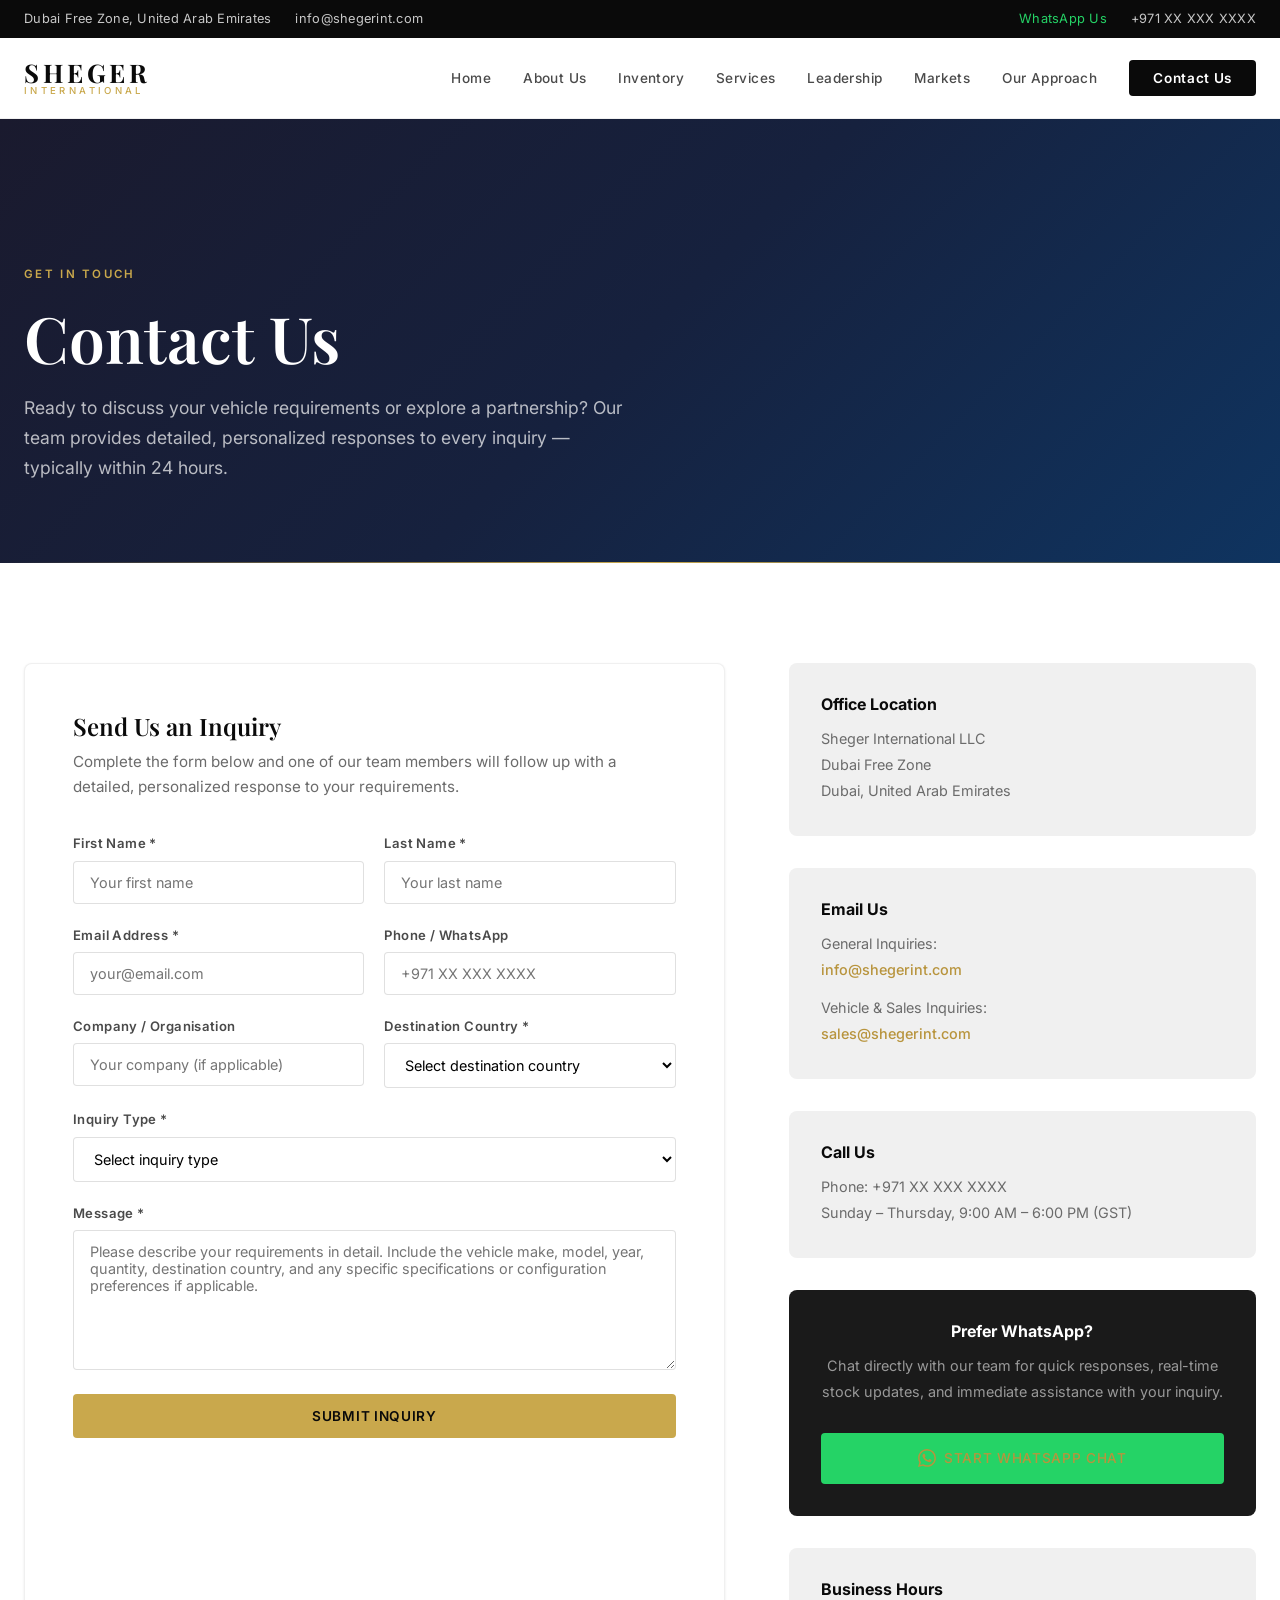
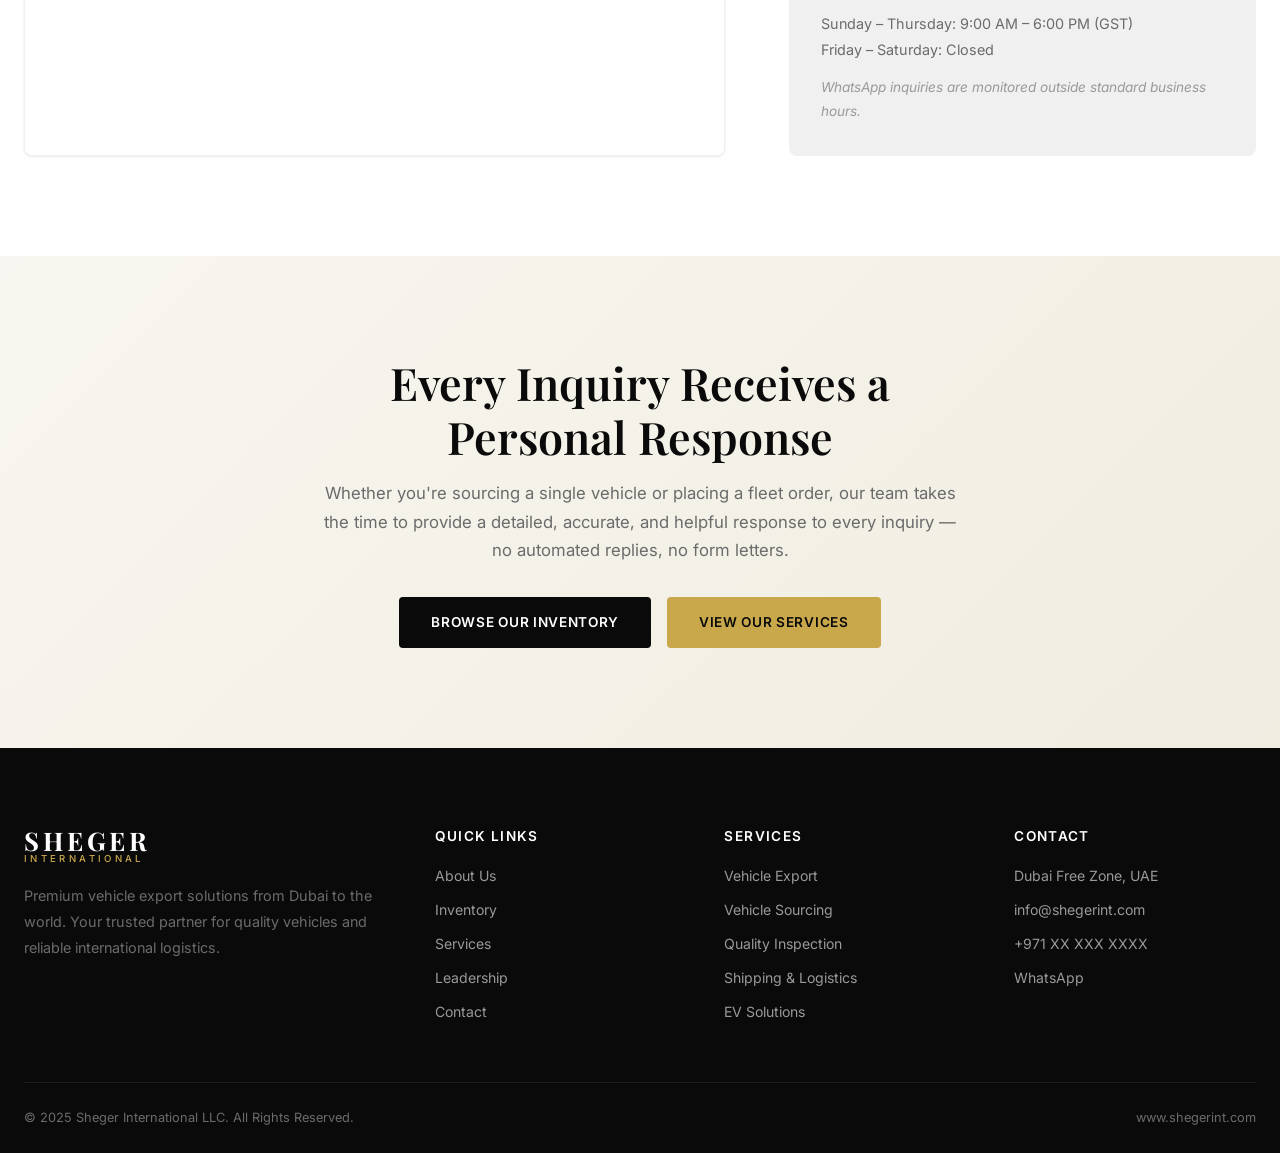
<file: contact.html>
<!DOCTYPE html>
<html lang="en">
<head>
    <meta charset="UTF-8">
    <meta name="viewport" content="width=device-width, initial-scale=1.0">
    <meta name="description" content="Contact Sheger International LLC – Submit a vehicle inquiry, request an export quote, or discuss a partnership opportunity. Dubai, UAE. We respond within 24 hours.">
    <title>Contact Us | Sheger International LLC</title>
    <link rel="preconnect" href="https://fonts.googleapis.com">
    <link rel="preconnect" href="https://fonts.gstatic.com" crossorigin>
    <link href="https://fonts.googleapis.com/css2?family=Inter:wght@300;400;500;600;700;800&family=Playfair+Display:wght@400;500;600;700&display=swap" rel="stylesheet">
    <link rel="stylesheet" href="css/styles.css">
</head>
<body>

    <!-- Top Bar -->
    <div class="top-bar">
        <div class="container top-bar-inner">
            <div class="top-bar-left">
                <span>Dubai Free Zone, United Arab Emirates</span>
                <span>info@shegerint.com</span>
            </div>
            <div class="top-bar-right">
                <a href="https://wa.me/971000000000" class="whatsapp-link">WhatsApp Us</a>
                <span>+971 XX XXX XXXX</span>
            </div>
        </div>
    </div>

    <!-- Navigation -->
    <nav class="navbar" id="navbar">
        <div class="container nav-inner">
            <a href="index.html" class="logo">
                <span class="logo-text">SHEGER</span>
                <span class="logo-sub">INTERNATIONAL</span>
            </a>
            <button class="nav-toggle" id="navToggle" aria-label="Toggle navigation">
                <span></span><span></span><span></span>
            </button>
            <ul class="nav-menu" id="navMenu">
                <li><a href="index.html">Home</a></li>
                <li><a href="about.html">About Us</a></li>
                <li><a href="inventory.html">Inventory</a></li>
                <li><a href="services.html">Services</a></li>
                <li><a href="team.html">Leadership</a></li>
                <li><a href="market.html">Markets</a></li>
                <li><a href="marketing.html">Our Approach</a></li>
                <li><a href="contact.html" class="nav-cta active">Contact Us</a></li>
            </ul>
        </div>
    </nav>

    <!-- Page Hero -->
    <section class="page-hero">
        <div class="container">
            <span class="section-tag">Get in Touch</span>
            <h1>Contact Us</h1>
            <p>Ready to discuss your vehicle requirements or explore a partnership? Our team provides detailed, personalized responses to every inquiry — typically within 24 hours.</p>
        </div>
    </section>

    <!-- Contact Section -->
    <section class="section">
        <div class="container">
            <div class="contact-grid">

                <!-- Contact Form -->
                <div class="contact-form">
                    <h3>Send Us an Inquiry</h3>
                    <p>Complete the form below and one of our team members will follow up with a detailed, personalized response to your requirements.</p>
                    <form id="contactForm" action="#" method="POST">
                        <div class="form-grid">
                            <div class="form-group">
                                <label for="firstName">First Name *</label>
                                <input type="text" id="firstName" name="firstName" required placeholder="Your first name">
                            </div>
                            <div class="form-group">
                                <label for="lastName">Last Name *</label>
                                <input type="text" id="lastName" name="lastName" required placeholder="Your last name">
                            </div>
                            <div class="form-group">
                                <label for="email">Email Address *</label>
                                <input type="email" id="email" name="email" required placeholder="your@email.com">
                            </div>
                            <div class="form-group">
                                <label for="phone">Phone / WhatsApp</label>
                                <input type="tel" id="phone" name="phone" placeholder="+971 XX XXX XXXX">
                            </div>
                            <div class="form-group">
                                <label for="company">Company / Organisation</label>
                                <input type="text" id="company" name="company" placeholder="Your company (if applicable)">
                            </div>
                            <div class="form-group">
                                <label for="country">Destination Country *</label>
                                <select id="country" name="country" required>
                                    <option value="">Select destination country</option>
                                    <optgroup label="Africa">
                                        <option value="ethiopia">Ethiopia</option>
                                        <option value="kenya">Kenya</option>
                                        <option value="tanzania">Tanzania</option>
                                        <option value="uganda">Uganda</option>
                                        <option value="djibouti">Djibouti</option>
                                        <option value="nigeria">Nigeria</option>
                                        <option value="south-sudan">South Sudan</option>
                                        <option value="mozambique">Mozambique</option>
                                        <option value="other-africa">Other (Africa)</option>
                                    </optgroup>
                                    <optgroup label="Middle East">
                                        <option value="uae">UAE</option>
                                        <option value="saudi-arabia">Saudi Arabia</option>
                                        <option value="iraq">Iraq</option>
                                        <option value="oman">Oman</option>
                                        <option value="yemen">Yemen</option>
                                        <option value="jordan">Jordan</option>
                                        <option value="other-middleeast">Other (Middle East)</option>
                                    </optgroup>
                                    <option value="other">Other Region</option>
                                </select>
                            </div>
                            <div class="form-group full-width">
                                <label for="inquiryType">Inquiry Type *</label>
                                <select id="inquiryType" name="inquiryType" required>
                                    <option value="">Select inquiry type</option>
                                    <option value="vehicle-inquiry">Vehicle Inquiry (Specific Model)</option>
                                    <option value="bulk-order">Bulk / Fleet Order</option>
                                    <option value="custom-sourcing">Custom Vehicle Sourcing</option>
                                    <option value="export-services">Export &amp; Shipping Services</option>
                                    <option value="ev-solutions">EV &amp; Charging Solutions</option>
                                    <option value="software">Software Solutions</option>
                                    <option value="partnership">Dealer / Partnership Opportunity</option>
                                    <option value="general">General Inquiry</option>
                                </select>
                            </div>
                            <div class="form-group full-width">
                                <label for="message">Message *</label>
                                <textarea id="message" name="message" required placeholder="Please describe your requirements in detail. Include the vehicle make, model, year, quantity, destination country, and any specific specifications or configuration preferences if applicable."></textarea>
                            </div>
                        </div>
                        <div class="form-submit">
                            <button type="submit" class="btn btn-primary" style="width: 100%; justify-content: center;">Submit Inquiry</button>
                        </div>
                    </form>
                </div>

                <!-- Contact Info -->
                <div class="contact-info">

                    <div class="contact-info-card">
                        <h4>Office Location</h4>
                        <p>
                            Sheger International LLC<br>
                            Dubai Free Zone<br>
                            Dubai, United Arab Emirates
                        </p>
                    </div>

                    <div class="contact-info-card">
                        <h4>Email Us</h4>
                        <p>
                            General Inquiries:<br>
                            <a href="mailto:info@shegerint.com">info@shegerint.com</a>
                        </p>
                        <p style="margin-top: 12px;">
                            Vehicle &amp; Sales Inquiries:<br>
                            <a href="mailto:sales@shegerint.com">sales@shegerint.com</a>
                        </p>
                    </div>

                    <div class="contact-info-card">
                        <h4>Call Us</h4>
                        <p>
                            Phone: +971 XX XXX XXXX<br>
                            Sunday – Thursday, 9:00 AM – 6:00 PM (GST)
                        </p>
                    </div>

                    <div class="contact-info-card contact-whatsapp">
                        <h4>Prefer WhatsApp?</h4>
                        <p>Chat directly with our team for quick responses, real-time stock updates, and immediate assistance with your inquiry.</p>
                        <a href="https://wa.me/971000000000" class="btn btn-whatsapp" style="width: 100%; justify-content: center; margin-top: 8px;">
                            <svg viewBox="0 0 24 24" fill="currentColor" width="20" height="20"><path d="M17.472 14.382c-.297-.149-1.758-.867-2.03-.967-.273-.099-.471-.148-.67.15-.197.297-.767.966-.94 1.164-.173.199-.347.223-.644.075-.297-.15-1.255-.463-2.39-1.475-.883-.788-1.48-1.761-1.653-2.059-.173-.297-.018-.458.13-.606.134-.133.298-.347.446-.52.149-.174.198-.298.298-.497.099-.198.05-.371-.025-.52-.075-.149-.669-1.612-.916-2.207-.242-.579-.487-.5-.669-.51-.173-.008-.371-.01-.57-.01-.198 0-.52.074-.792.372-.272.297-1.04 1.016-1.04 2.479 0 1.462 1.065 2.875 1.213 3.074.149.198 2.096 3.2 5.077 4.487.709.306 1.262.489 1.694.625.712.227 1.36.195 1.871.118.571-.085 1.758-.719 2.006-1.413.248-.694.248-1.289.173-1.413-.074-.124-.272-.198-.57-.347m-5.421 7.403h-.004a9.87 9.87 0 01-5.031-1.378l-.361-.214-3.741.982.998-3.648-.235-.374a9.86 9.86 0 01-1.51-5.26c.001-5.45 4.436-9.884 9.888-9.884 2.64 0 5.122 1.03 6.988 2.898a9.825 9.825 0 012.893 6.994c-.003 5.45-4.437 9.884-9.885 9.884m8.413-18.297A11.815 11.815 0 0012.05 0C5.495 0 .16 5.335.157 11.892c0 2.096.547 4.142 1.588 5.945L.057 24l6.305-1.654a11.882 11.882 0 005.683 1.448h.005c6.554 0 11.89-5.335 11.893-11.893a11.821 11.821 0 00-3.48-8.413z"/></svg>
                            Start WhatsApp Chat
                        </a>
                    </div>

                    <div class="contact-info-card">
                        <h4>Business Hours</h4>
                        <p>
                            Sunday – Thursday: 9:00 AM – 6:00 PM (GST)<br>
                            Friday – Saturday: Closed
                        </p>
                        <p style="margin-top: 12px; font-size: 0.85rem; color: #999; font-style: italic;">WhatsApp inquiries are monitored outside standard business hours.</p>
                    </div>

                </div>
            </div>
        </div>
    </section>

    <!-- CTA -->
    <section class="section cta-section">
        <div class="container">
            <div class="cta-content">
                <h2>Every Inquiry Receives a Personal Response</h2>
                <p>Whether you're sourcing a single vehicle or placing a fleet order, our team takes the time to provide a detailed, accurate, and helpful response to every inquiry — no automated replies, no form letters.</p>
                <div class="cta-actions">
                    <a href="inventory.html" class="btn btn-dark">Browse Our Inventory</a>
                    <a href="services.html" class="btn btn-primary">View Our Services</a>
                </div>
            </div>
        </div>
    </section>

    <!-- Footer -->
    <footer class="footer">
        <div class="container">
            <div class="footer-grid">
                <div class="footer-brand">
                    <a href="index.html" class="logo footer-logo">
                        <span class="logo-text">SHEGER</span>
                        <span class="logo-sub">INTERNATIONAL</span>
                    </a>
                    <p>Premium vehicle export solutions from Dubai to the world. Your trusted partner for quality vehicles and reliable international logistics.</p>
                </div>
                <div class="footer-links">
                    <h4>Quick Links</h4>
                    <ul>
                        <li><a href="about.html">About Us</a></li>
                        <li><a href="inventory.html">Inventory</a></li>
                        <li><a href="services.html">Services</a></li>
                        <li><a href="team.html">Leadership</a></li>
                        <li><a href="contact.html">Contact</a></li>
                    </ul>
                </div>
                <div class="footer-links">
                    <h4>Services</h4>
                    <ul>
                        <li><a href="services.html">Vehicle Export</a></li>
                        <li><a href="services.html">Vehicle Sourcing</a></li>
                        <li><a href="services.html">Quality Inspection</a></li>
                        <li><a href="services.html">Shipping &amp; Logistics</a></li>
                        <li><a href="services.html">EV Solutions</a></li>
                    </ul>
                </div>
                <div class="footer-contact">
                    <h4>Contact</h4>
                    <ul>
                        <li>Dubai Free Zone, UAE</li>
                        <li>info@shegerint.com</li>
                        <li>+971 XX XXX XXXX</li>
                        <li><a href="https://wa.me/971000000000">WhatsApp</a></li>
                    </ul>
                </div>
            </div>
            <div class="footer-bottom">
                <p>&copy; 2025 Sheger International LLC. All Rights Reserved.</p>
                <p>www.shegerint.com</p>
            </div>
        </div>
    </footer>

    <script src="js/main.js"></script>
</body>
</html>
</file>
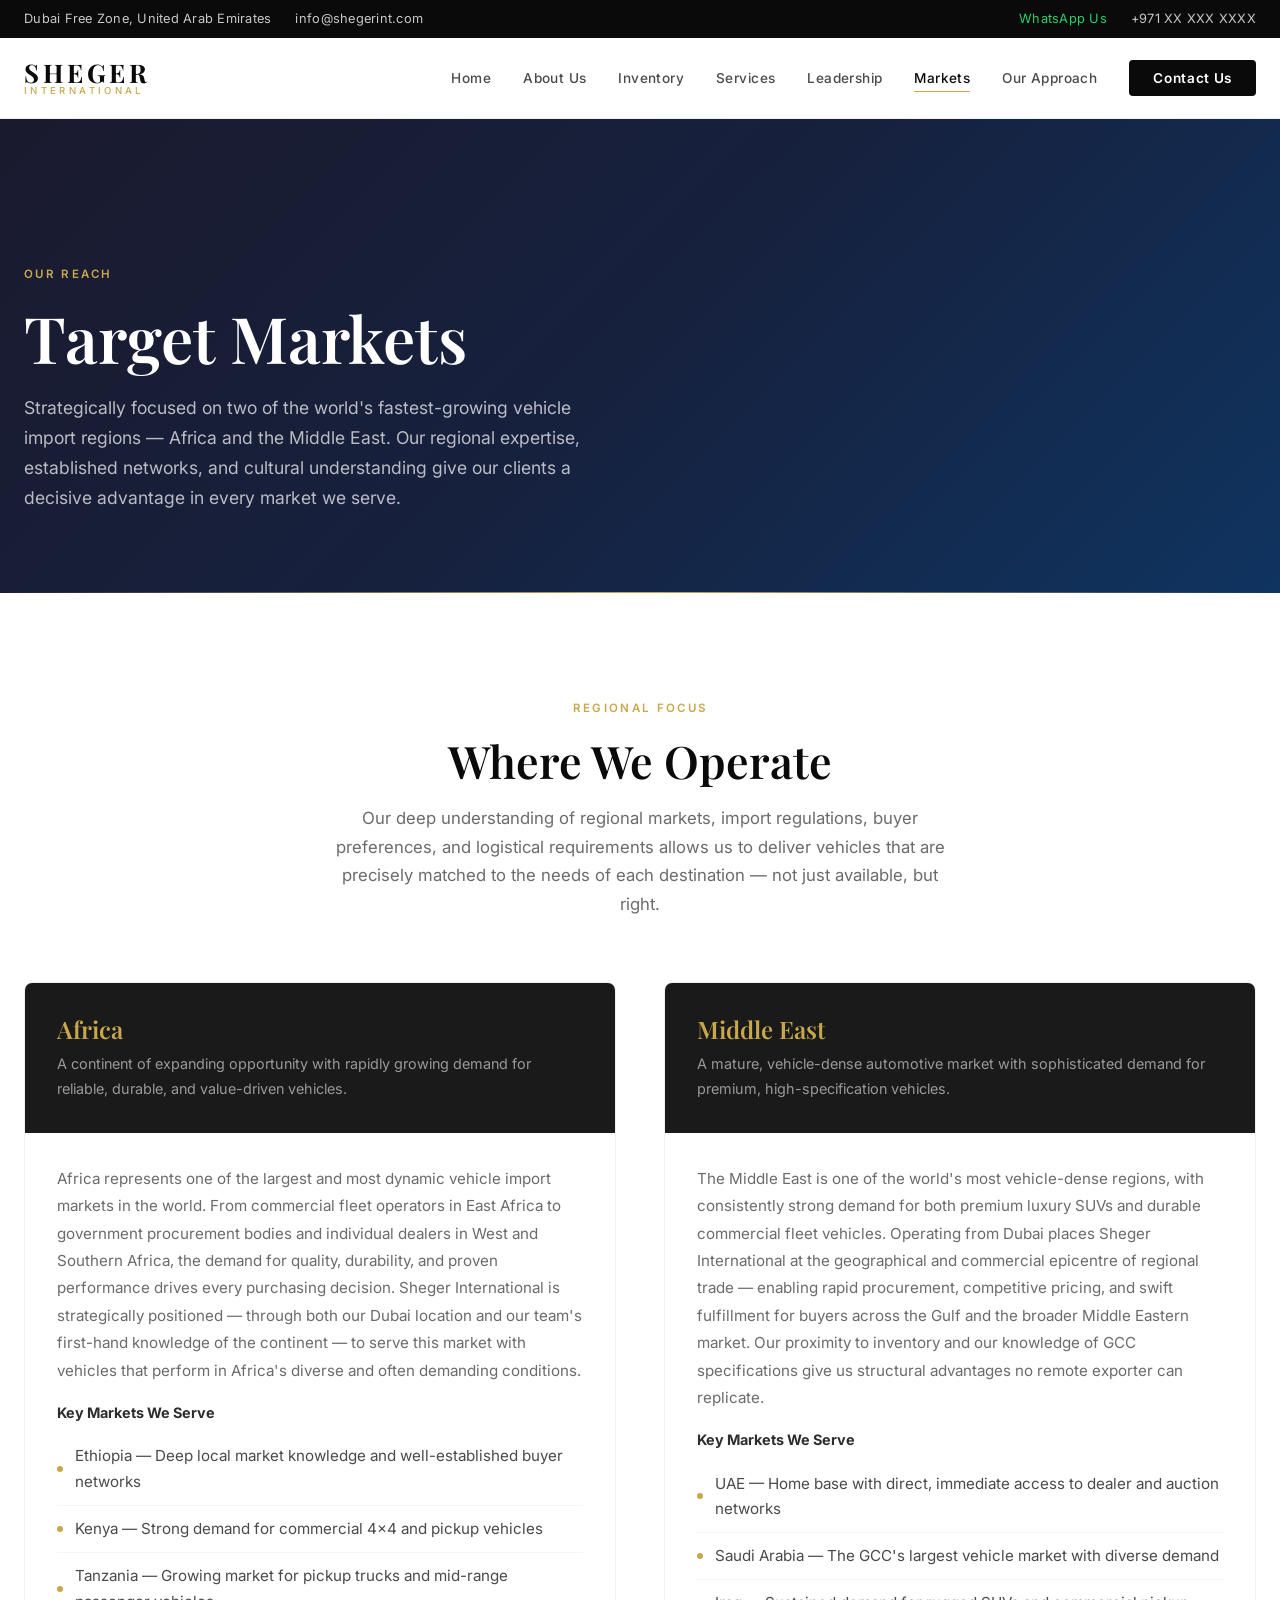
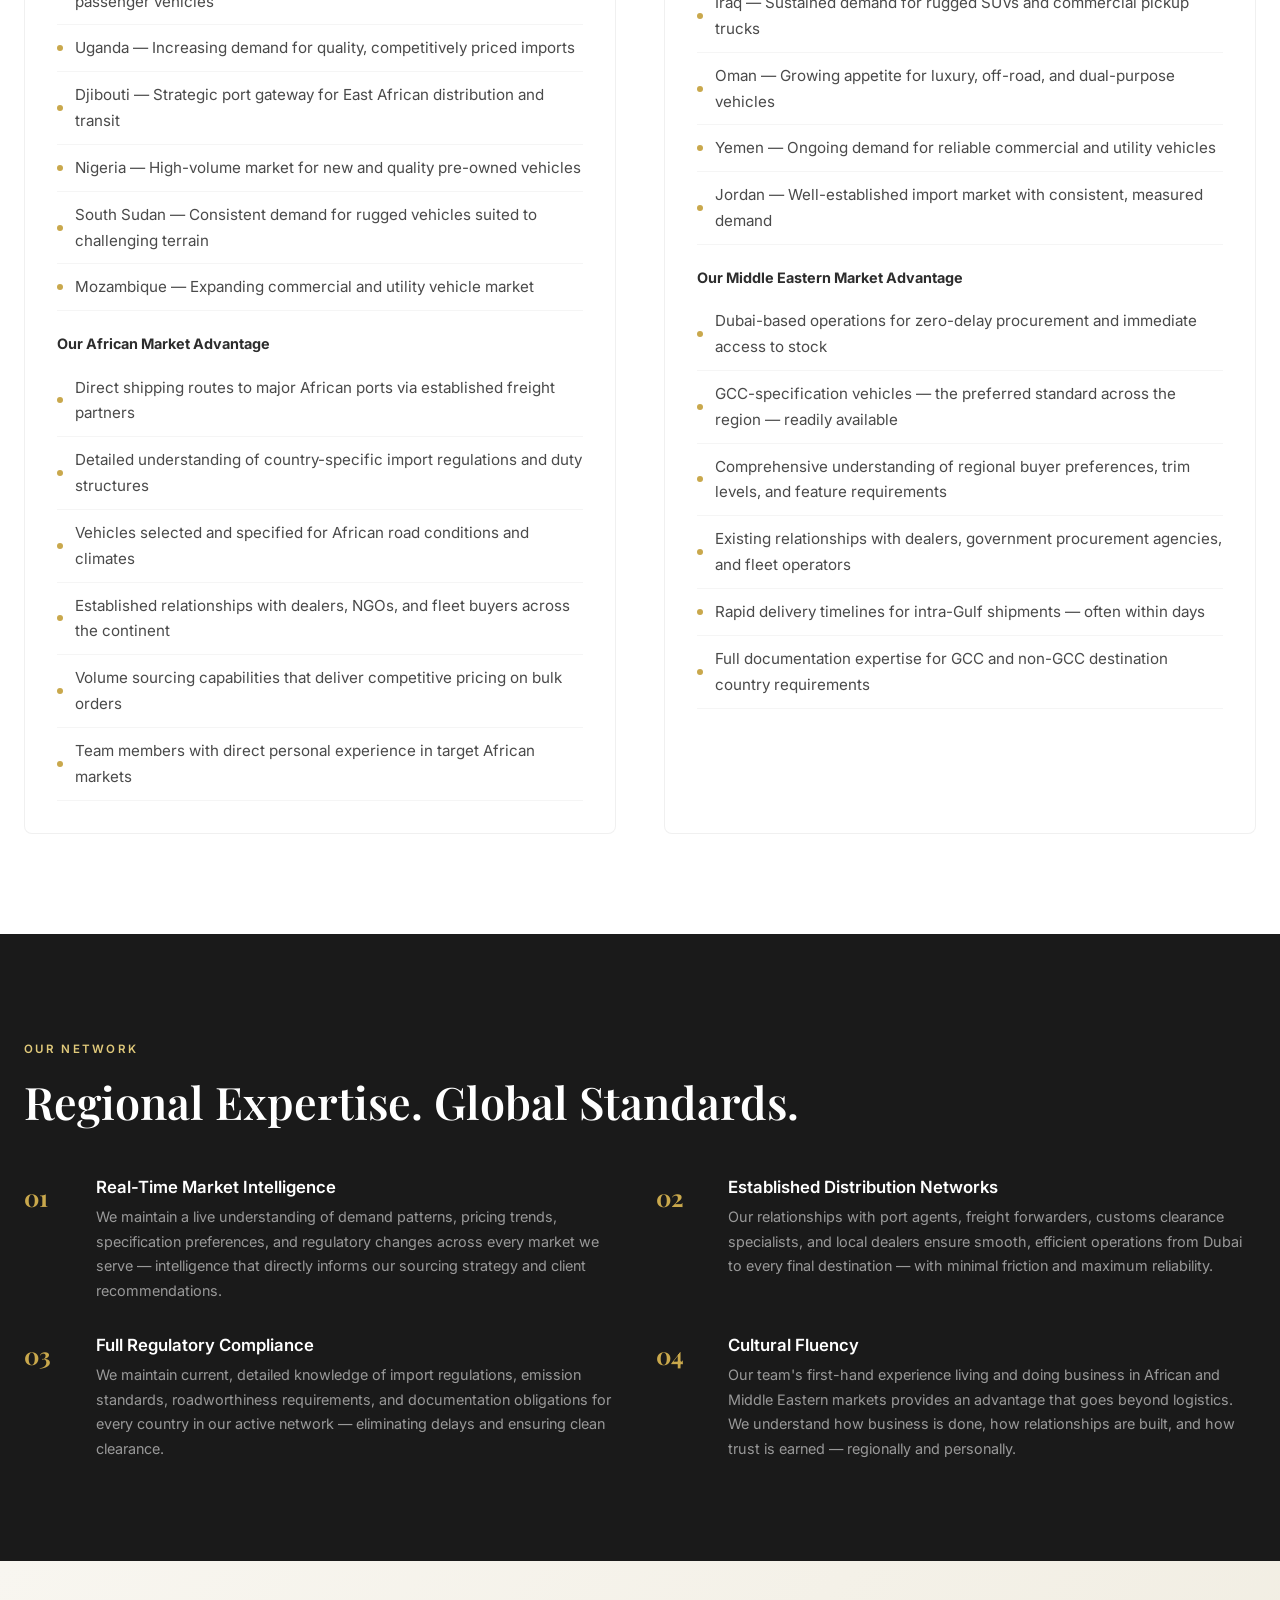
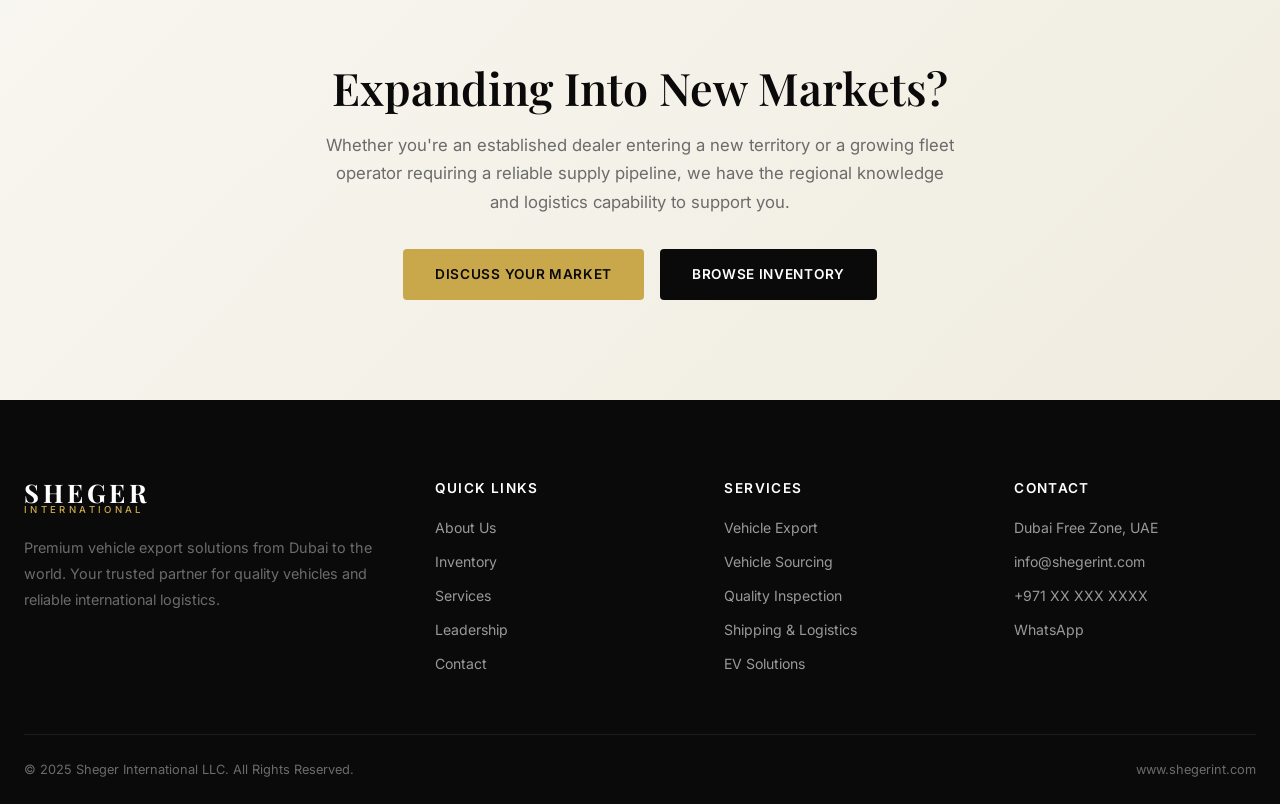
<file: market.html>
<!DOCTYPE html>
<html lang="en">
<head>
    <meta charset="UTF-8">
    <meta name="viewport" content="width=device-width, initial-scale=1.0">
    <meta name="description" content="Sheger International LLC Target Markets – Deep regional expertise and established networks serving vehicle buyers across Africa and the Middle East.">
    <title>Target Markets | Sheger International LLC</title>
    <link rel="preconnect" href="https://fonts.googleapis.com">
    <link rel="preconnect" href="https://fonts.gstatic.com" crossorigin>
    <link href="https://fonts.googleapis.com/css2?family=Inter:wght@300;400;500;600;700;800&family=Playfair+Display:wght@400;500;600;700&display=swap" rel="stylesheet">
    <link rel="stylesheet" href="css/styles.css">
</head>
<body>

    <!-- Top Bar -->
    <div class="top-bar">
        <div class="container top-bar-inner">
            <div class="top-bar-left">
                <span>Dubai Free Zone, United Arab Emirates</span>
                <span>info@shegerint.com</span>
            </div>
            <div class="top-bar-right">
                <a href="https://wa.me/971000000000" class="whatsapp-link">WhatsApp Us</a>
                <span>+971 XX XXX XXXX</span>
            </div>
        </div>
    </div>

    <!-- Navigation -->
    <nav class="navbar" id="navbar">
        <div class="container nav-inner">
            <a href="index.html" class="logo">
                <span class="logo-text">SHEGER</span>
                <span class="logo-sub">INTERNATIONAL</span>
            </a>
            <button class="nav-toggle" id="navToggle" aria-label="Toggle navigation">
                <span></span><span></span><span></span>
            </button>
            <ul class="nav-menu" id="navMenu">
                <li><a href="index.html">Home</a></li>
                <li><a href="about.html">About Us</a></li>
                <li><a href="inventory.html">Inventory</a></li>
                <li><a href="services.html">Services</a></li>
                <li><a href="team.html">Leadership</a></li>
                <li><a href="market.html" class="active">Markets</a></li>
                <li><a href="marketing.html">Our Approach</a></li>
                <li><a href="contact.html" class="nav-cta">Contact Us</a></li>
            </ul>
        </div>
    </nav>

    <!-- Page Hero -->
    <section class="page-hero">
        <div class="container">
            <span class="section-tag">Our Reach</span>
            <h1>Target Markets</h1>
            <p>Strategically focused on two of the world's fastest-growing vehicle import regions — Africa and the Middle East. Our regional expertise, established networks, and cultural understanding give our clients a decisive advantage in every market we serve.</p>
        </div>
    </section>

    <!-- Markets Overview -->
    <section class="section">
        <div class="container">
            <div class="section-header">
                <span class="section-tag">Regional Focus</span>
                <h2>Where We Operate</h2>
                <p>Our deep understanding of regional markets, import regulations, buyer preferences, and logistical requirements allows us to deliver vehicles that are precisely matched to the needs of each destination — not just available, but right.</p>
            </div>

            <div class="market-grid">

                <!-- Africa -->
                <div class="market-card">
                    <div class="market-card-header">
                        <h3>Africa</h3>
                        <p>A continent of expanding opportunity with rapidly growing demand for reliable, durable, and value-driven vehicles.</p>
                    </div>
                    <div class="market-card-body">
                        <p class="market-body-text">Africa represents one of the largest and most dynamic vehicle import markets in the world. From commercial fleet operators in East Africa to government procurement bodies and individual dealers in West and Southern Africa, the demand for quality, durability, and proven performance drives every purchasing decision. Sheger International is strategically positioned — through both our Dubai location and our team's first-hand knowledge of the continent — to serve this market with vehicles that perform in Africa's diverse and often demanding conditions.</p>

                        <h4 class="market-subheading">Key Markets We Serve</h4>
                        <ul>
                            <li>Ethiopia — Deep local market knowledge and well-established buyer networks</li>
                            <li>Kenya — Strong demand for commercial 4x4 and pickup vehicles</li>
                            <li>Tanzania — Growing market for pickup trucks and mid-range passenger vehicles</li>
                            <li>Uganda — Increasing demand for quality, competitively priced imports</li>
                            <li>Djibouti — Strategic port gateway for East African distribution and transit</li>
                            <li>Nigeria — High-volume market for new and quality pre-owned vehicles</li>
                            <li>South Sudan — Consistent demand for rugged vehicles suited to challenging terrain</li>
                            <li>Mozambique — Expanding commercial and utility vehicle market</li>
                        </ul>

                        <h4 class="market-subheading" style="margin-top: 24px;">Our African Market Advantage</h4>
                        <ul>
                            <li>Direct shipping routes to major African ports via established freight partners</li>
                            <li>Detailed understanding of country-specific import regulations and duty structures</li>
                            <li>Vehicles selected and specified for African road conditions and climates</li>
                            <li>Established relationships with dealers, NGOs, and fleet buyers across the continent</li>
                            <li>Volume sourcing capabilities that deliver competitive pricing on bulk orders</li>
                            <li>Team members with direct personal experience in target African markets</li>
                        </ul>
                    </div>
                </div>

                <!-- Middle East -->
                <div class="market-card">
                    <div class="market-card-header">
                        <h3>Middle East</h3>
                        <p>A mature, vehicle-dense automotive market with sophisticated demand for premium, high-specification vehicles.</p>
                    </div>
                    <div class="market-card-body">
                        <p class="market-body-text">The Middle East is one of the world's most vehicle-dense regions, with consistently strong demand for both premium luxury SUVs and durable commercial fleet vehicles. Operating from Dubai places Sheger International at the geographical and commercial epicentre of regional trade — enabling rapid procurement, competitive pricing, and swift fulfillment for buyers across the Gulf and the broader Middle Eastern market. Our proximity to inventory and our knowledge of GCC specifications give us structural advantages no remote exporter can replicate.</p>

                        <h4 class="market-subheading">Key Markets We Serve</h4>
                        <ul>
                            <li>UAE — Home base with direct, immediate access to dealer and auction networks</li>
                            <li>Saudi Arabia — The GCC's largest vehicle market with diverse demand</li>
                            <li>Iraq — Sustained demand for rugged SUVs and commercial pickup trucks</li>
                            <li>Oman — Growing appetite for luxury, off-road, and dual-purpose vehicles</li>
                            <li>Yemen — Ongoing demand for reliable commercial and utility vehicles</li>
                            <li>Jordan — Well-established import market with consistent, measured demand</li>
                        </ul>

                        <h4 class="market-subheading" style="margin-top: 24px;">Our Middle Eastern Market Advantage</h4>
                        <ul>
                            <li>Dubai-based operations for zero-delay procurement and immediate access to stock</li>
                            <li>GCC-specification vehicles — the preferred standard across the region — readily available</li>
                            <li>Comprehensive understanding of regional buyer preferences, trim levels, and feature requirements</li>
                            <li>Existing relationships with dealers, government procurement agencies, and fleet operators</li>
                            <li>Rapid delivery timelines for intra-Gulf shipments — often within days</li>
                            <li>Full documentation expertise for GCC and non-GCC destination country requirements</li>
                        </ul>
                    </div>
                </div>

            </div>
        </div>
    </section>

    <!-- Network Strength -->
    <section class="section why-section">
        <div class="container">
            <div class="why-content" style="max-width: 100%;">
                <span class="section-tag section-tag-light">Our Network</span>
                <h2>Regional Expertise. Global Standards.</h2>
                <div class="why-items" style="display: grid; grid-template-columns: 1fr 1fr; gap: 32px; margin-top: 0;">
                    <div class="why-item">
                        <div class="why-number">01</div>
                        <div>
                            <h4>Real-Time Market Intelligence</h4>
                            <p>We maintain a live understanding of demand patterns, pricing trends, specification preferences, and regulatory changes across every market we serve — intelligence that directly informs our sourcing strategy and client recommendations.</p>
                        </div>
                    </div>
                    <div class="why-item">
                        <div class="why-number">02</div>
                        <div>
                            <h4>Established Distribution Networks</h4>
                            <p>Our relationships with port agents, freight forwarders, customs clearance specialists, and local dealers ensure smooth, efficient operations from Dubai to every final destination — with minimal friction and maximum reliability.</p>
                        </div>
                    </div>
                    <div class="why-item">
                        <div class="why-number">03</div>
                        <div>
                            <h4>Full Regulatory Compliance</h4>
                            <p>We maintain current, detailed knowledge of import regulations, emission standards, roadworthiness requirements, and documentation obligations for every country in our active network — eliminating delays and ensuring clean clearance.</p>
                        </div>
                    </div>
                    <div class="why-item">
                        <div class="why-number">04</div>
                        <div>
                            <h4>Cultural Fluency</h4>
                            <p>Our team's first-hand experience living and doing business in African and Middle Eastern markets provides an advantage that goes beyond logistics. We understand how business is done, how relationships are built, and how trust is earned — regionally and personally.</p>
                        </div>
                    </div>
                </div>
            </div>
        </div>
    </section>

    <!-- CTA -->
    <section class="section cta-section">
        <div class="container">
            <div class="cta-content">
                <h2>Expanding Into New Markets?</h2>
                <p>Whether you're an established dealer entering a new territory or a growing fleet operator requiring a reliable supply pipeline, we have the regional knowledge and logistics capability to support you.</p>
                <div class="cta-actions">
                    <a href="contact.html" class="btn btn-primary">Discuss Your Market</a>
                    <a href="inventory.html" class="btn btn-dark">Browse Inventory</a>
                </div>
            </div>
        </div>
    </section>

    <!-- Footer -->
    <footer class="footer">
        <div class="container">
            <div class="footer-grid">
                <div class="footer-brand">
                    <a href="index.html" class="logo footer-logo">
                        <span class="logo-text">SHEGER</span>
                        <span class="logo-sub">INTERNATIONAL</span>
                    </a>
                    <p>Premium vehicle export solutions from Dubai to the world. Your trusted partner for quality vehicles and reliable international logistics.</p>
                </div>
                <div class="footer-links">
                    <h4>Quick Links</h4>
                    <ul>
                        <li><a href="about.html">About Us</a></li>
                        <li><a href="inventory.html">Inventory</a></li>
                        <li><a href="services.html">Services</a></li>
                        <li><a href="team.html">Leadership</a></li>
                        <li><a href="contact.html">Contact</a></li>
                    </ul>
                </div>
                <div class="footer-links">
                    <h4>Services</h4>
                    <ul>
                        <li><a href="services.html">Vehicle Export</a></li>
                        <li><a href="services.html">Vehicle Sourcing</a></li>
                        <li><a href="services.html">Quality Inspection</a></li>
                        <li><a href="services.html">Shipping &amp; Logistics</a></li>
                        <li><a href="services.html">EV Solutions</a></li>
                    </ul>
                </div>
                <div class="footer-contact">
                    <h4>Contact</h4>
                    <ul>
                        <li>Dubai Free Zone, UAE</li>
                        <li>info@shegerint.com</li>
                        <li>+971 XX XXX XXXX</li>
                        <li><a href="https://wa.me/971000000000">WhatsApp</a></li>
                    </ul>
                </div>
            </div>
            <div class="footer-bottom">
                <p>&copy; 2025 Sheger International LLC. All Rights Reserved.</p>
                <p>www.shegerint.com</p>
            </div>
        </div>
    </footer>

    <script src="js/main.js"></script>
</body>
</html>
</file>
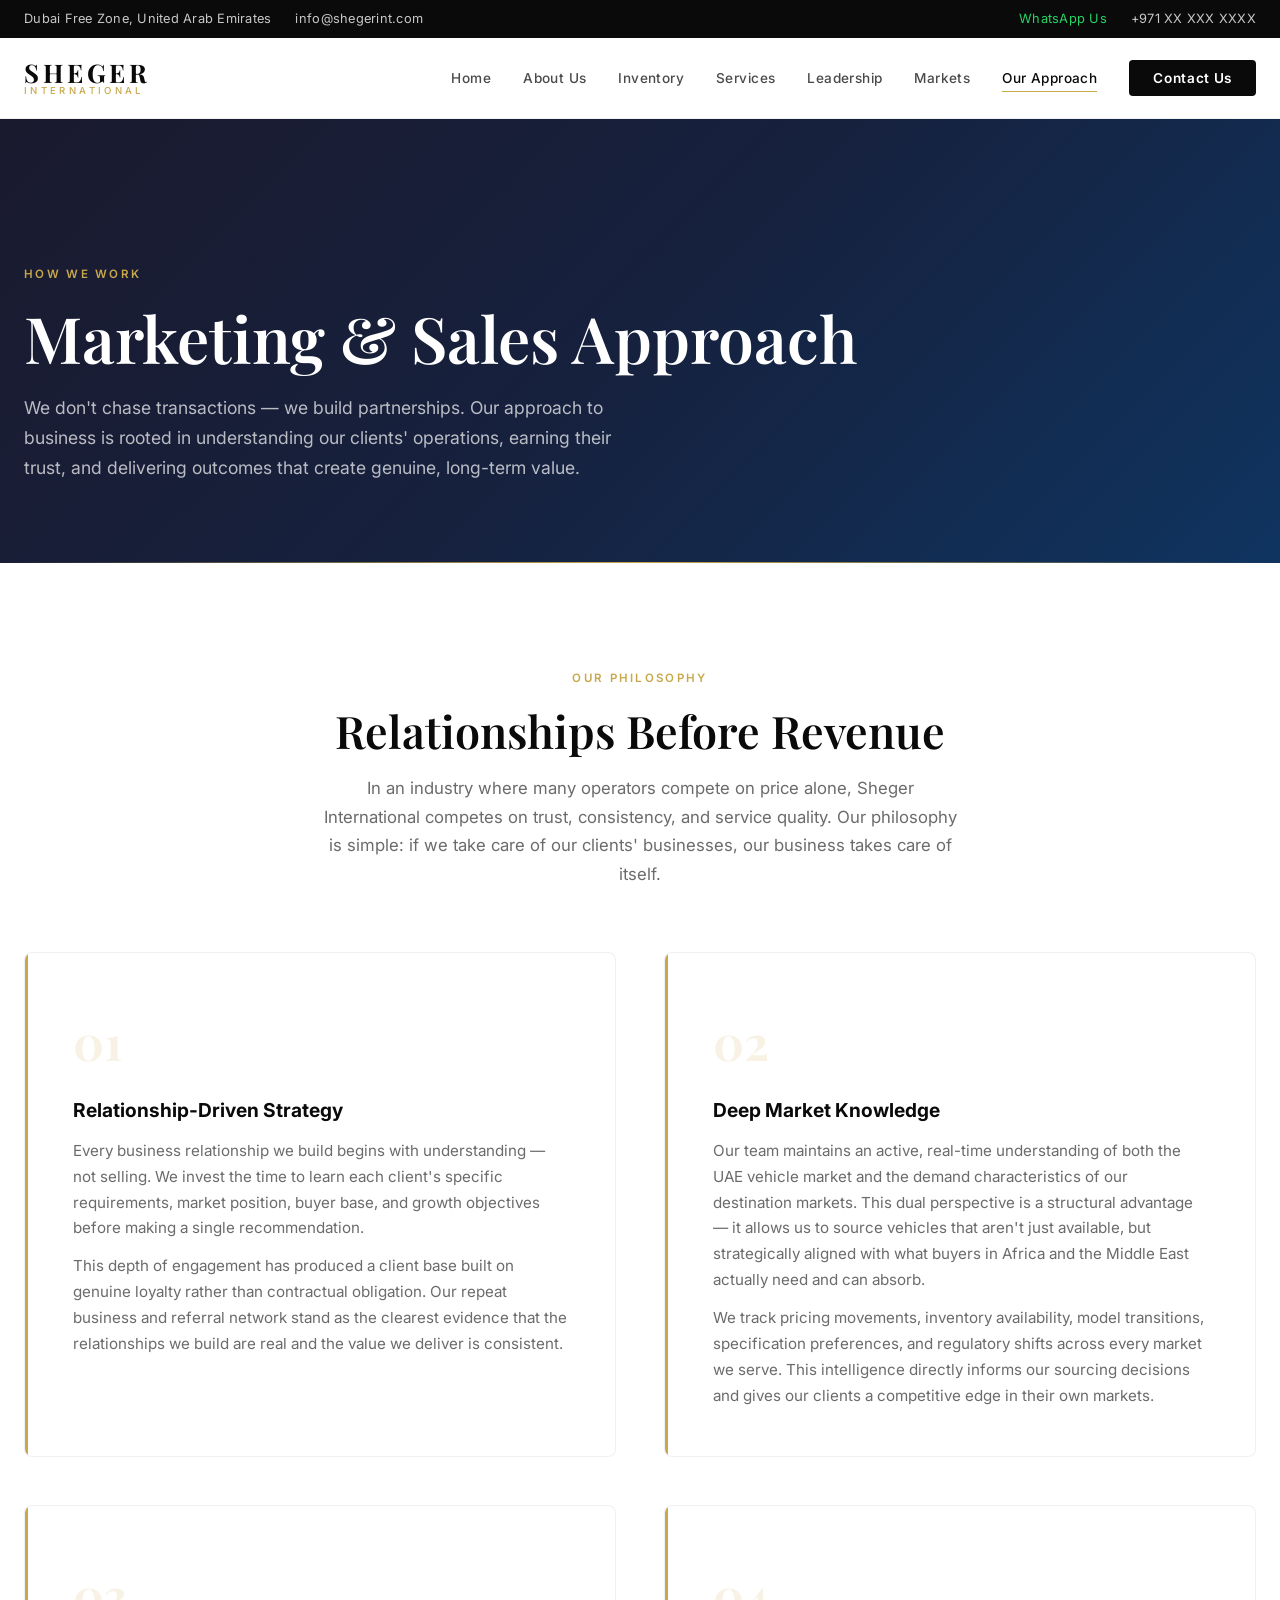
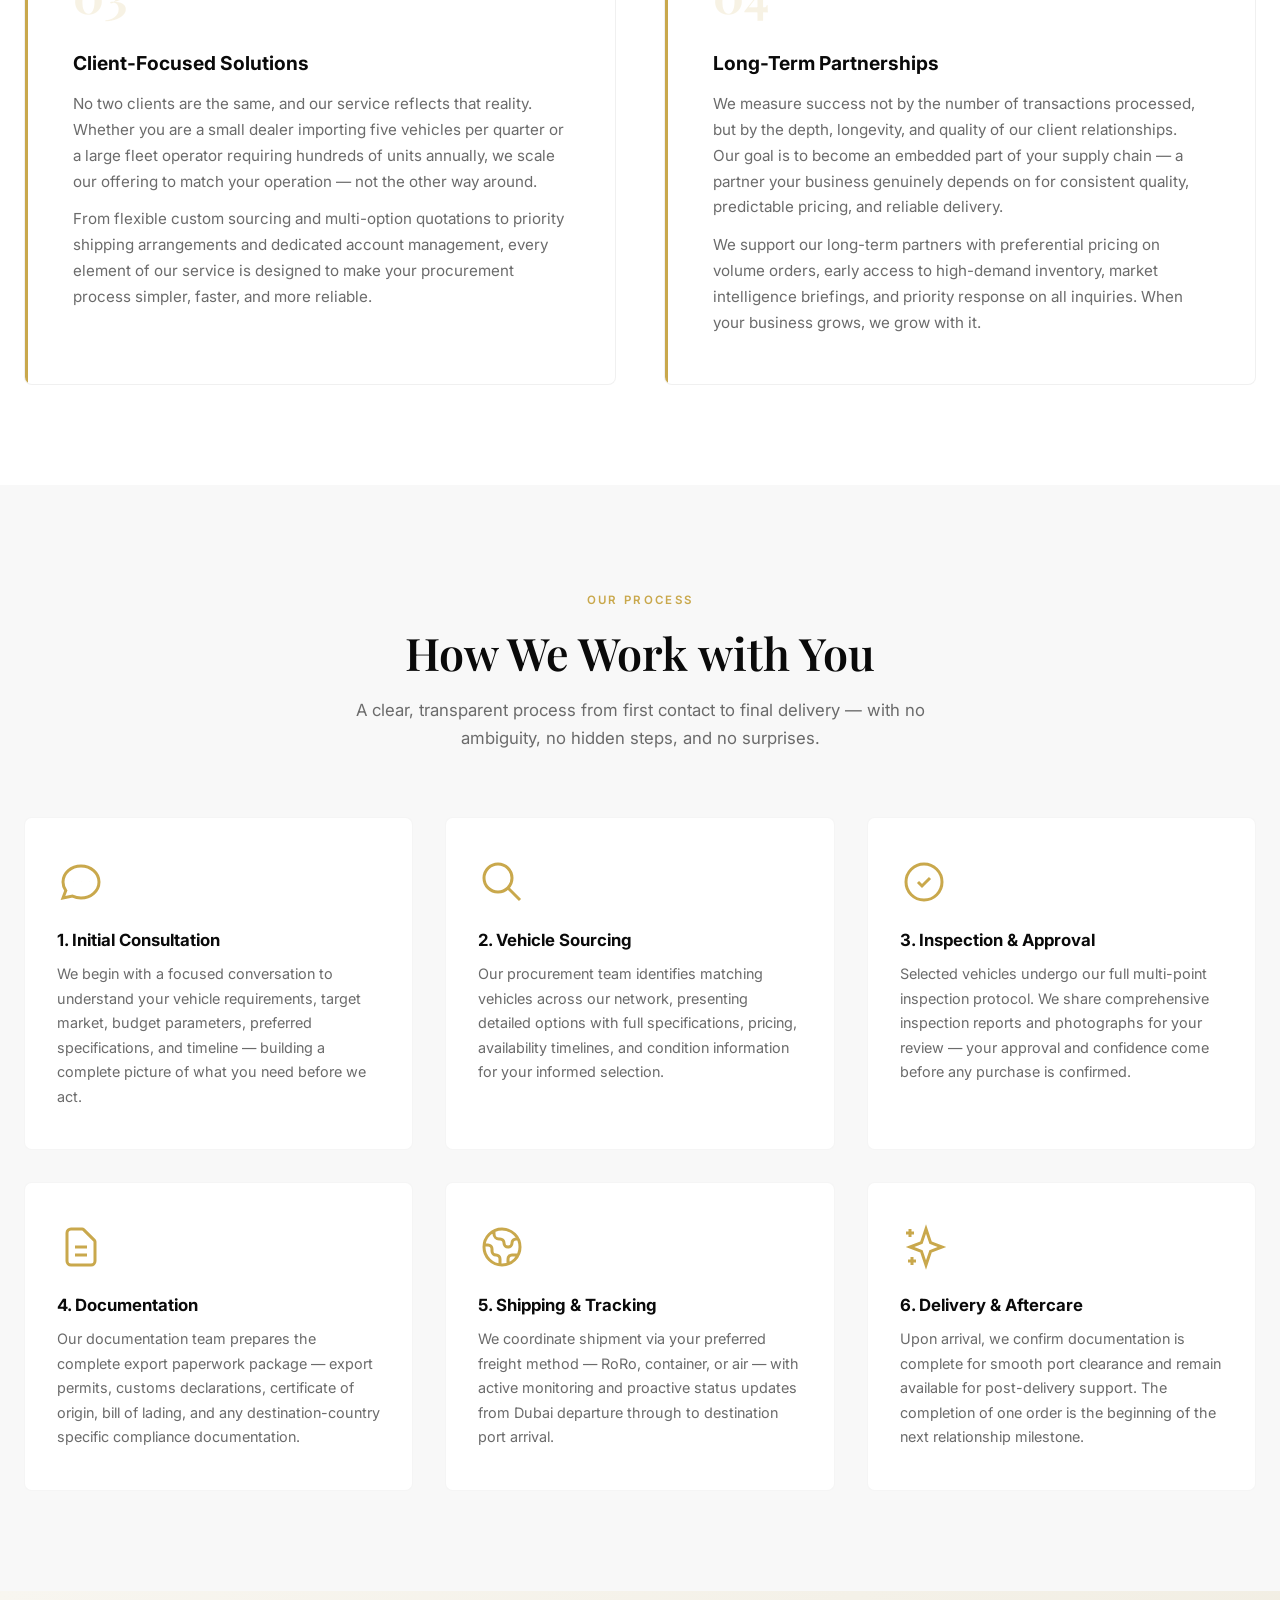
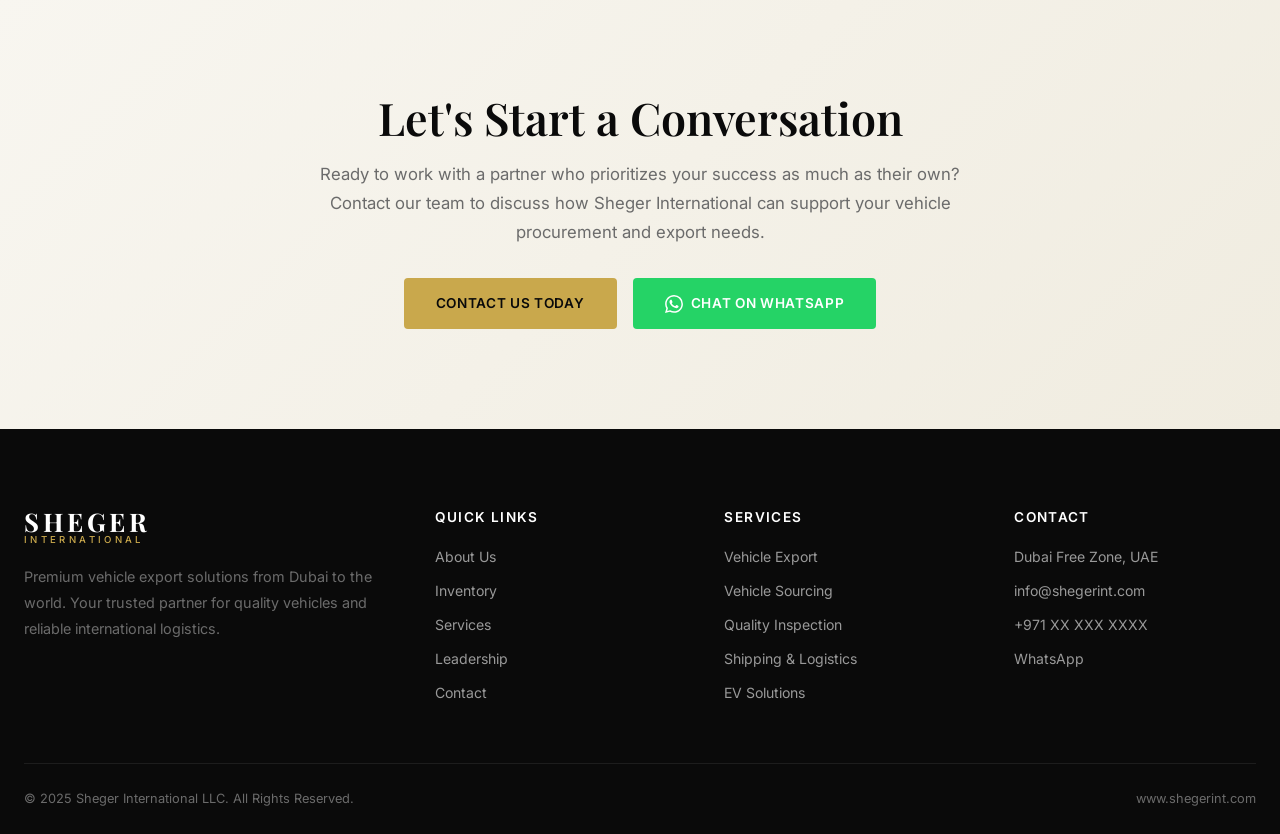
<file: marketing.html>
<!DOCTYPE html>
<html lang="en">
<head>
    <meta charset="UTF-8">
    <meta name="viewport" content="width=device-width, initial-scale=1.0">
    <meta name="description" content="Sheger International LLC Marketing & Sales Approach – Relationship-driven strategy, deep market knowledge, client-focused solutions, and long-term partnerships.">
    <title>Our Approach | Sheger International LLC</title>
    <link rel="preconnect" href="https://fonts.googleapis.com">
    <link rel="preconnect" href="https://fonts.gstatic.com" crossorigin>
    <link href="https://fonts.googleapis.com/css2?family=Inter:wght@300;400;500;600;700;800&family=Playfair+Display:wght@400;500;600;700&display=swap" rel="stylesheet">
    <link rel="stylesheet" href="css/styles.css">
</head>
<body>

    <!-- Top Bar -->
    <div class="top-bar">
        <div class="container top-bar-inner">
            <div class="top-bar-left">
                <span>Dubai Free Zone, United Arab Emirates</span>
                <span>info@shegerint.com</span>
            </div>
            <div class="top-bar-right">
                <a href="https://wa.me/971000000000" class="whatsapp-link">WhatsApp Us</a>
                <span>+971 XX XXX XXXX</span>
            </div>
        </div>
    </div>

    <!-- Navigation -->
    <nav class="navbar" id="navbar">
        <div class="container nav-inner">
            <a href="index.html" class="logo">
                <span class="logo-text">SHEGER</span>
                <span class="logo-sub">INTERNATIONAL</span>
            </a>
            <button class="nav-toggle" id="navToggle" aria-label="Toggle navigation">
                <span></span><span></span><span></span>
            </button>
            <ul class="nav-menu" id="navMenu">
                <li><a href="index.html">Home</a></li>
                <li><a href="about.html">About Us</a></li>
                <li><a href="inventory.html">Inventory</a></li>
                <li><a href="services.html">Services</a></li>
                <li><a href="team.html">Leadership</a></li>
                <li><a href="market.html">Markets</a></li>
                <li><a href="marketing.html" class="active">Our Approach</a></li>
                <li><a href="contact.html" class="nav-cta">Contact Us</a></li>
            </ul>
        </div>
    </nav>

    <!-- Page Hero -->
    <section class="page-hero">
        <div class="container">
            <span class="section-tag">How We Work</span>
            <h1>Marketing &amp; Sales Approach</h1>
            <p>We don't chase transactions — we build partnerships. Our approach to business is rooted in understanding our clients' operations, earning their trust, and delivering outcomes that create genuine, long-term value.</p>
        </div>
    </section>

    <!-- Philosophy -->
    <section class="section">
        <div class="container">
            <div class="section-header">
                <span class="section-tag">Our Philosophy</span>
                <h2>Relationships Before Revenue</h2>
                <p>In an industry where many operators compete on price alone, Sheger International competes on trust, consistency, and service quality. Our philosophy is simple: if we take care of our clients' businesses, our business takes care of itself.</p>
            </div>

            <div class="approach-grid">

                <!-- Approach 1 -->
                <div class="approach-card">
                    <div class="approach-number">01</div>
                    <h3>Relationship-Driven Strategy</h3>
                    <p>Every business relationship we build begins with understanding — not selling. We invest the time to learn each client's specific requirements, market position, buyer base, and growth objectives before making a single recommendation.</p>
                    <p style="margin-top: 12px;">This depth of engagement has produced a client base built on genuine loyalty rather than contractual obligation. Our repeat business and referral network stand as the clearest evidence that the relationships we build are real and the value we deliver is consistent.</p>
                </div>

                <!-- Approach 2 -->
                <div class="approach-card">
                    <div class="approach-number">02</div>
                    <h3>Deep Market Knowledge</h3>
                    <p>Our team maintains an active, real-time understanding of both the UAE vehicle market and the demand characteristics of our destination markets. This dual perspective is a structural advantage — it allows us to source vehicles that aren't just available, but strategically aligned with what buyers in Africa and the Middle East actually need and can absorb.</p>
                    <p style="margin-top: 12px;">We track pricing movements, inventory availability, model transitions, specification preferences, and regulatory shifts across every market we serve. This intelligence directly informs our sourcing decisions and gives our clients a competitive edge in their own markets.</p>
                </div>

                <!-- Approach 3 -->
                <div class="approach-card">
                    <div class="approach-number">03</div>
                    <h3>Client-Focused Solutions</h3>
                    <p>No two clients are the same, and our service reflects that reality. Whether you are a small dealer importing five vehicles per quarter or a large fleet operator requiring hundreds of units annually, we scale our offering to match your operation — not the other way around.</p>
                    <p style="margin-top: 12px;">From flexible custom sourcing and multi-option quotations to priority shipping arrangements and dedicated account management, every element of our service is designed to make your procurement process simpler, faster, and more reliable.</p>
                </div>

                <!-- Approach 4 -->
                <div class="approach-card">
                    <div class="approach-number">04</div>
                    <h3>Long-Term Partnerships</h3>
                    <p>We measure success not by the number of transactions processed, but by the depth, longevity, and quality of our client relationships. Our goal is to become an embedded part of your supply chain — a partner your business genuinely depends on for consistent quality, predictable pricing, and reliable delivery.</p>
                    <p style="margin-top: 12px;">We support our long-term partners with preferential pricing on volume orders, early access to high-demand inventory, market intelligence briefings, and priority response on all inquiries. When your business grows, we grow with it.</p>
                </div>

            </div>
        </div>
    </section>

    <!-- Our Process -->
    <section class="section" style="background: #f8f8f8;">
        <div class="container">
            <div class="section-header">
                <span class="section-tag">Our Process</span>
                <h2>How We Work with You</h2>
                <p>A clear, transparent process from first contact to final delivery — with no ambiguity, no hidden steps, and no surprises.</p>
            </div>
            <div class="services-grid">
                <div class="service-card">
                    <div class="service-icon">
                        <svg viewBox="0 0 24 24" fill="none" stroke="currentColor" stroke-width="1.5"><path d="M8 12h.01M12 12h.01M16 12h.01M21 12c0 4.418-4.03 8-9 8a9.863 9.863 0 01-4.255-.949L3 20l1.395-3.72C3.512 15.042 3 13.574 3 12c0-4.418 4.03-8 9-8s9 3.582 9 8z"/></svg>
                    </div>
                    <h3>1. Initial Consultation</h3>
                    <p>We begin with a focused conversation to understand your vehicle requirements, target market, budget parameters, preferred specifications, and timeline — building a complete picture of what you need before we act.</p>
                </div>
                <div class="service-card">
                    <div class="service-icon">
                        <svg viewBox="0 0 24 24" fill="none" stroke="currentColor" stroke-width="1.5"><path d="M21 21l-6-6m2-5a7 7 0 11-14 0 7 7 0 0114 0z"/></svg>
                    </div>
                    <h3>2. Vehicle Sourcing</h3>
                    <p>Our procurement team identifies matching vehicles across our network, presenting detailed options with full specifications, pricing, availability timelines, and condition information for your informed selection.</p>
                </div>
                <div class="service-card">
                    <div class="service-icon">
                        <svg viewBox="0 0 24 24" fill="none" stroke="currentColor" stroke-width="1.5"><path d="M9 12l2 2 4-4m6 2a9 9 0 11-18 0 9 9 0 0118 0z"/></svg>
                    </div>
                    <h3>3. Inspection &amp; Approval</h3>
                    <p>Selected vehicles undergo our full multi-point inspection protocol. We share comprehensive inspection reports and photographs for your review — your approval and confidence come before any purchase is confirmed.</p>
                </div>
                <div class="service-card">
                    <div class="service-icon">
                        <svg viewBox="0 0 24 24" fill="none" stroke="currentColor" stroke-width="1.5"><path d="M9 12h6m-6 4h6m2 5H7a2 2 0 01-2-2V5a2 2 0 012-2h5.586a1 1 0 01.707.293l5.414 5.414a1 1 0 01.293.707V19a2 2 0 01-2 2z"/></svg>
                    </div>
                    <h3>4. Documentation</h3>
                    <p>Our documentation team prepares the complete export paperwork package — export permits, customs declarations, certificate of origin, bill of lading, and any destination-country specific compliance documentation.</p>
                </div>
                <div class="service-card">
                    <div class="service-icon">
                        <svg viewBox="0 0 24 24" fill="none" stroke="currentColor" stroke-width="1.5"><path d="M3.055 11H5a2 2 0 012 2v1a2 2 0 002 2 2 2 0 012 2v2.945M8 3.935V5.5A2.5 2.5 0 0010.5 8h.5a2 2 0 012 2 2 2 0 104 0 2 2 0 012-2h1.064M15 20.488V18a2 2 0 012-2h3.064M21 12a9 9 0 11-18 0 9 9 0 0118 0z"/></svg>
                    </div>
                    <h3>5. Shipping &amp; Tracking</h3>
                    <p>We coordinate shipment via your preferred freight method — RoRo, container, or air — with active monitoring and proactive status updates from Dubai departure through to destination port arrival.</p>
                </div>
                <div class="service-card">
                    <div class="service-icon">
                        <svg viewBox="0 0 24 24" fill="none" stroke="currentColor" stroke-width="1.5"><path d="M5 3v4M3 5h4M6 17v4m-2-2h4m5-16l2.286 6.857L21 12l-5.714 2.143L13 21l-2.286-6.857L5 12l5.714-2.143L13 3z"/></svg>
                    </div>
                    <h3>6. Delivery &amp; Aftercare</h3>
                    <p>Upon arrival, we confirm documentation is complete for smooth port clearance and remain available for post-delivery support. The completion of one order is the beginning of the next relationship milestone.</p>
                </div>
            </div>
        </div>
    </section>

    <!-- CTA -->
    <section class="section cta-section">
        <div class="container">
            <div class="cta-content">
                <h2>Let's Start a Conversation</h2>
                <p>Ready to work with a partner who prioritizes your success as much as their own? Contact our team to discuss how Sheger International can support your vehicle procurement and export needs.</p>
                <div class="cta-actions">
                    <a href="contact.html" class="btn btn-primary">Contact Us Today</a>
                    <a href="https://wa.me/971000000000" class="btn btn-whatsapp">
                        <svg viewBox="0 0 24 24" fill="currentColor" width="20" height="20"><path d="M17.472 14.382c-.297-.149-1.758-.867-2.03-.967-.273-.099-.471-.148-.67.15-.197.297-.767.966-.94 1.164-.173.199-.347.223-.644.075-.297-.15-1.255-.463-2.39-1.475-.883-.788-1.48-1.761-1.653-2.059-.173-.297-.018-.458.13-.606.134-.133.298-.347.446-.52.149-.174.198-.298.298-.497.099-.198.05-.371-.025-.52-.075-.149-.669-1.612-.916-2.207-.242-.579-.487-.5-.669-.51-.173-.008-.371-.01-.57-.01-.198 0-.52.074-.792.372-.272.297-1.04 1.016-1.04 2.479 0 1.462 1.065 2.875 1.213 3.074.149.198 2.096 3.2 5.077 4.487.709.306 1.262.489 1.694.625.712.227 1.36.195 1.871.118.571-.085 1.758-.719 2.006-1.413.248-.694.248-1.289.173-1.413-.074-.124-.272-.198-.57-.347m-5.421 7.403h-.004a9.87 9.87 0 01-5.031-1.378l-.361-.214-3.741.982.998-3.648-.235-.374a9.86 9.86 0 01-1.51-5.26c.001-5.45 4.436-9.884 9.888-9.884 2.64 0 5.122 1.03 6.988 2.898a9.825 9.825 0 012.893 6.994c-.003 5.45-4.437 9.884-9.885 9.884m8.413-18.297A11.815 11.815 0 0012.05 0C5.495 0 .16 5.335.157 11.892c0 2.096.547 4.142 1.588 5.945L.057 24l6.305-1.654a11.882 11.882 0 005.683 1.448h.005c6.554 0 11.89-5.335 11.893-11.893a11.821 11.821 0 00-3.48-8.413z"/></svg>
                        Chat on WhatsApp
                    </a>
                </div>
            </div>
        </div>
    </section>

    <!-- Footer -->
    <footer class="footer">
        <div class="container">
            <div class="footer-grid">
                <div class="footer-brand">
                    <a href="index.html" class="logo footer-logo">
                        <span class="logo-text">SHEGER</span>
                        <span class="logo-sub">INTERNATIONAL</span>
                    </a>
                    <p>Premium vehicle export solutions from Dubai to the world. Your trusted partner for quality vehicles and reliable international logistics.</p>
                </div>
                <div class="footer-links">
                    <h4>Quick Links</h4>
                    <ul>
                        <li><a href="about.html">About Us</a></li>
                        <li><a href="inventory.html">Inventory</a></li>
                        <li><a href="services.html">Services</a></li>
                        <li><a href="team.html">Leadership</a></li>
                        <li><a href="contact.html">Contact</a></li>
                    </ul>
                </div>
                <div class="footer-links">
                    <h4>Services</h4>
                    <ul>
                        <li><a href="services.html">Vehicle Export</a></li>
                        <li><a href="services.html">Vehicle Sourcing</a></li>
                        <li><a href="services.html">Quality Inspection</a></li>
                        <li><a href="services.html">Shipping &amp; Logistics</a></li>
                        <li><a href="services.html">EV Solutions</a></li>
                    </ul>
                </div>
                <div class="footer-contact">
                    <h4>Contact</h4>
                    <ul>
                        <li>Dubai Free Zone, UAE</li>
                        <li>info@shegerint.com</li>
                        <li>+971 XX XXX XXXX</li>
                        <li><a href="https://wa.me/971000000000">WhatsApp</a></li>
                    </ul>
                </div>
            </div>
            <div class="footer-bottom">
                <p>&copy; 2025 Sheger International LLC. All Rights Reserved.</p>
                <p>www.shegerint.com</p>
            </div>
        </div>
    </footer>

    <script src="js/main.js"></script>
</body>
</html>
</file>
<file: css/styles.css>
/* ============================================
   SHEGER INTERNATIONAL LLC
   Premium Vehicle Export Website
   ============================================ */

/* --- Reset & Base --- */
*, *::before, *::after {
    margin: 0;
    padding: 0;
    box-sizing: border-box;
}

:root {
    --color-black: #0a0a0a;
    --color-dark: #1a1a1a;
    --color-charcoal: #2d2d2d;
    --color-gray-dark: #4a4a4a;
    --color-gray: #6b6b6b;
    --color-gray-light: #999;
    --color-silver: #c8c8c8;
    --color-off-white: #f0f0f0;
    --color-white: #ffffff;
    --color-accent: #c9a84c;
    --color-accent-dark: #b8943d;
    --color-accent-light: #e0c97a;
    --color-green: #25d366;
    --font-primary: 'Inter', -apple-system, BlinkMacSystemFont, sans-serif;
    --font-display: 'Playfair Display', Georgia, serif;
    --transition: 0.3s cubic-bezier(0.4, 0, 0.2, 1);
    --shadow-sm: 0 1px 3px rgba(0,0,0,0.08);
    --shadow-md: 0 4px 20px rgba(0,0,0,0.1);
    --shadow-lg: 0 10px 40px rgba(0,0,0,0.15);
}

html {
    scroll-behavior: smooth;
    font-size: 16px;
}

body {
    font-family: var(--font-primary);
    color: var(--color-dark);
    background: var(--color-white);
    line-height: 1.7;
    -webkit-font-smoothing: antialiased;
    -moz-osx-font-smoothing: grayscale;
}

a {
    text-decoration: none;
    color: inherit;
    transition: var(--transition);
}

ul {
    list-style: none;
}

img {
    max-width: 100%;
    display: block;
}

h1, h2, h3, h4, h5 {
    font-family: var(--font-display);
    font-weight: 600;
    line-height: 1.2;
    color: var(--color-black);
}

h1 { font-size: clamp(2.5rem, 5vw, 4.5rem); }
h2 { font-size: clamp(2rem, 3.5vw, 3rem); }
h3 { font-size: clamp(1.25rem, 2vw, 1.5rem); }

.container {
    width: 100%;
    max-width: 1280px;
    margin: 0 auto;
    padding: 0 24px;
}

/* --- Top Bar --- */
.top-bar {
    background: var(--color-black);
    color: var(--color-silver);
    font-size: 0.8rem;
    padding: 8px 0;
    letter-spacing: 0.02em;
}

.top-bar-inner {
    display: flex;
    justify-content: space-between;
    align-items: center;
}

.top-bar-left, .top-bar-right {
    display: flex;
    gap: 24px;
    align-items: center;
}

.top-bar a:hover {
    color: var(--color-accent);
}

.whatsapp-link {
    color: var(--color-green);
}

/* --- Navbar --- */
.navbar {
    position: sticky;
    top: 0;
    z-index: 1000;
    background: rgba(255, 255, 255, 0.97);
    backdrop-filter: blur(20px);
    border-bottom: 1px solid rgba(0,0,0,0.06);
    transition: var(--transition);
}

.navbar.scrolled {
    box-shadow: var(--shadow-md);
}

.nav-inner {
    display: flex;
    justify-content: space-between;
    align-items: center;
    height: 80px;
}

.logo {
    display: flex;
    flex-direction: column;
    line-height: 1;
}

.logo-text {
    font-family: var(--font-display);
    font-size: 1.6rem;
    font-weight: 700;
    color: var(--color-black);
    letter-spacing: 0.15em;
}

.logo-sub {
    font-size: 0.6rem;
    font-weight: 500;
    letter-spacing: 0.35em;
    color: var(--color-accent);
    text-transform: uppercase;
}

.nav-menu {
    display: flex;
    align-items: center;
    gap: 32px;
}

.nav-menu a {
    font-size: 0.85rem;
    font-weight: 500;
    letter-spacing: 0.03em;
    color: var(--color-gray-dark);
    position: relative;
    padding: 4px 0;
}

.nav-menu a::after {
    content: '';
    position: absolute;
    bottom: -2px;
    left: 0;
    width: 0;
    height: 1.5px;
    background: var(--color-accent);
    transition: var(--transition);
}

.nav-menu a:hover,
.nav-menu a.active {
    color: var(--color-black);
}

.nav-menu a:hover::after,
.nav-menu a.active::after {
    width: 100%;
}

.nav-cta {
    background: var(--color-black) !important;
    color: var(--color-white) !important;
    padding: 10px 24px !important;
    border-radius: 4px;
    font-weight: 600 !important;
    letter-spacing: 0.05em !important;
}

.nav-cta::after {
    display: none !important;
}

.nav-cta:hover {
    background: var(--color-accent) !important;
    color: var(--color-black) !important;
}

.nav-toggle {
    display: none;
    flex-direction: column;
    gap: 5px;
    background: none;
    border: none;
    cursor: pointer;
    padding: 8px;
}

.nav-toggle span {
    width: 24px;
    height: 2px;
    background: var(--color-black);
    transition: var(--transition);
}

/* --- Buttons --- */
.btn {
    display: inline-flex;
    align-items: center;
    gap: 8px;
    padding: 14px 32px;
    font-family: var(--font-primary);
    font-size: 0.85rem;
    font-weight: 600;
    letter-spacing: 0.05em;
    text-transform: uppercase;
    border: none;
    border-radius: 4px;
    cursor: pointer;
    transition: var(--transition);
}

.btn-primary {
    background: var(--color-accent);
    color: var(--color-black);
}

.btn-primary:hover {
    background: var(--color-accent-dark);
    transform: translateY(-1px);
    box-shadow: 0 4px 15px rgba(201, 168, 76, 0.4);
}

.btn-outline {
    background: transparent;
    color: var(--color-white);
    border: 1.5px solid var(--color-white);
}

.btn-outline:hover {
    background: var(--color-white);
    color: var(--color-black);
}

.btn-dark {
    background: var(--color-black);
    color: var(--color-white);
}

.btn-dark:hover {
    background: var(--color-charcoal);
    transform: translateY(-1px);
}

.btn-sm {
    padding: 10px 20px;
    font-size: 0.75rem;
}

.btn-whatsapp {
    background: var(--color-green);
    color: var(--color-white);
}

.btn-whatsapp:hover {
    background: #1da851;
    transform: translateY(-1px);
}

.btn-whatsapp svg {
    width: 18px;
    height: 18px;
}

/* --- Hero --- */
.hero {
    position: relative;
    height: 100vh;
    min-height: 700px;
    display: flex;
    align-items: center;
    overflow: hidden;
}

.hero-bg {
    position: absolute;
    inset: 0;
    background: linear-gradient(135deg, #1a1a2e 0%, #16213e 50%, #0f3460 100%);
}

.hero-bg::before {
    content: '';
    position: absolute;
    inset: 0;
    background: url('data:image/svg+xml,<svg xmlns="http://www.w3.org/2000/svg" viewBox="0 0 1440 320"><path fill="rgba(201,168,76,0.05)" d="M0,96L48,112C96,128,192,160,288,160C384,160,480,128,576,122.7C672,117,768,139,864,154.7C960,171,1056,181,1152,170.7C1248,160,1344,128,1392,112L1440,96L1440,320L1392,320C1344,320,1248,320,1152,320C1056,320,960,320,864,320C768,320,672,320,576,320C480,320,384,320,288,320C192,320,96,320,48,320L0,320Z"/></svg>') no-repeat bottom;
    background-size: cover;
    opacity: 0.3;
}

.hero-overlay {
    position: absolute;
    inset: 0;
    background: radial-gradient(ellipse at 30% 50%, transparent 0%, rgba(10,10,10,0.4) 100%);
}

.hero-content {
    position: relative;
    z-index: 2;
    color: var(--color-white);
    max-width: 800px;
}

.hero-badge {
    display: inline-block;
    padding: 8px 20px;
    border: 1px solid var(--color-accent);
    color: var(--color-accent);
    font-size: 0.75rem;
    font-weight: 600;
    letter-spacing: 0.15em;
    text-transform: uppercase;
    margin-bottom: 24px;
    border-radius: 2px;
}

.hero h1 {
    color: var(--color-white);
    margin-bottom: 24px;
    font-weight: 700;
}

.hero-subtitle {
    font-size: 1.15rem;
    line-height: 1.8;
    color: rgba(255,255,255,0.8);
    max-width: 600px;
    margin-bottom: 40px;
}

.hero-actions {
    display: flex;
    gap: 16px;
    margin-bottom: 64px;
    flex-wrap: wrap;
}

.hero-stats {
    display: flex;
    gap: 48px;
    padding-top: 40px;
    border-top: 1px solid rgba(255,255,255,0.15);
}

.hero-stat {
    display: flex;
    flex-direction: column;
}

.stat-number {
    font-family: var(--font-display);
    font-size: 2rem;
    font-weight: 700;
    color: var(--color-accent);
}

.stat-label {
    font-size: 0.8rem;
    color: rgba(255,255,255,0.6);
    letter-spacing: 0.05em;
    text-transform: uppercase;
    margin-top: 4px;
}

.hero-scroll {
    position: absolute;
    bottom: 40px;
    right: 40px;
    display: flex;
    flex-direction: column;
    align-items: center;
    gap: 12px;
    z-index: 2;
}

.hero-scroll span {
    font-size: 0.7rem;
    letter-spacing: 0.15em;
    text-transform: uppercase;
    color: rgba(255,255,255,0.5);
    writing-mode: vertical-rl;
}

.scroll-line {
    width: 1px;
    height: 60px;
    background: linear-gradient(to bottom, var(--color-accent), transparent);
    animation: scrollPulse 2s ease-in-out infinite;
}

@keyframes scrollPulse {
    0%, 100% { opacity: 1; height: 60px; }
    50% { opacity: 0.5; height: 40px; }
}

/* --- Sections --- */
.section {
    padding: 100px 0;
}

.section-tag {
    display: inline-block;
    font-size: 0.72rem;
    font-weight: 600;
    letter-spacing: 0.2em;
    text-transform: uppercase;
    color: var(--color-accent);
    margin-bottom: 16px;
}

.section-tag-light {
    color: var(--color-accent-light);
}

.section-header {
    text-align: center;
    max-width: 640px;
    margin: 0 auto 64px;
}

.section-header p {
    color: var(--color-gray);
    margin-top: 16px;
    font-size: 1.05rem;
}

.section-cta {
    text-align: center;
    margin-top: 48px;
}

/* --- Intro Section --- */
.intro-grid {
    display: grid;
    grid-template-columns: 1fr 1fr;
    gap: 80px;
    align-items: center;
}

.intro-content p {
    color: var(--color-gray);
    margin-bottom: 20px;
    font-size: 1.05rem;
}

.intro-content h2 {
    margin-bottom: 24px;
}

.intro-content .btn {
    margin-top: 12px;
}

/* Image Placeholders */
.image-placeholder {
    background: linear-gradient(135deg, #e8e8e8, #d0d0d0);
    display: flex;
    align-items: center;
    justify-content: center;
    color: var(--color-gray);
    font-size: 0.9rem;
    font-weight: 500;
    border-radius: 8px;
    position: relative;
    overflow: hidden;
}

.image-placeholder::before {
    content: '';
    position: absolute;
    inset: 0;
    background: linear-gradient(135deg, rgba(201,168,76,0.1), rgba(201,168,76,0.05));
}

.image-placeholder span {
    position: relative;
    z-index: 1;
}

.intro-img-placeholder {
    height: 500px;
}

/* --- Vehicle Cards --- */
.vehicle-grid {
    display: grid;
    grid-template-columns: repeat(3, 1fr);
    gap: 32px;
}

.vehicle-card {
    background: var(--color-white);
    border-radius: 8px;
    overflow: hidden;
    box-shadow: var(--shadow-sm);
    transition: var(--transition);
    border: 1px solid rgba(0,0,0,0.06);
}

.vehicle-card:hover {
    transform: translateY(-4px);
    box-shadow: var(--shadow-lg);
}

.vehicle-image {
    position: relative;
    overflow: hidden;
}

.vehicle-img {
    height: 240px;
    border-radius: 0;
}

.vehicle-badge {
    position: absolute;
    top: 16px;
    left: 16px;
    background: var(--color-accent);
    color: var(--color-black);
    padding: 4px 12px;
    font-size: 0.7rem;
    font-weight: 700;
    letter-spacing: 0.08em;
    text-transform: uppercase;
    border-radius: 2px;
}

.vehicle-info {
    padding: 24px;
}

.vehicle-info h3 {
    font-family: var(--font-primary);
    font-weight: 700;
    margin-bottom: 12px;
    font-size: 1.1rem;
}

.vehicle-specs {
    display: flex;
    gap: 16px;
    margin-bottom: 16px;
}

.vehicle-specs span {
    font-size: 0.8rem;
    color: var(--color-gray);
    padding: 4px 10px;
    background: var(--color-off-white);
    border-radius: 3px;
}

.vehicle-desc {
    font-size: 0.9rem;
    color: var(--color-gray);
    margin-bottom: 20px;
    line-height: 1.6;
}

.vehicle-actions {
    display: flex;
    justify-content: space-between;
    align-items: center;
}

.vehicle-price {
    font-size: 0.85rem;
    font-weight: 600;
    color: var(--color-accent-dark);
}

/* --- Services Grid --- */
.services-overview {
    background: var(--color-off-white);
}

.services-grid {
    display: grid;
    grid-template-columns: repeat(3, 1fr);
    gap: 32px;
}

.service-card {
    background: var(--color-white);
    padding: 40px 32px;
    border-radius: 8px;
    transition: var(--transition);
    border: 1px solid rgba(0,0,0,0.04);
}

.service-card:hover {
    transform: translateY(-4px);
    box-shadow: var(--shadow-md);
}

.service-icon {
    width: 48px;
    height: 48px;
    margin-bottom: 24px;
    color: var(--color-accent);
}

.service-icon svg {
    width: 100%;
    height: 100%;
}

.service-card h3 {
    font-family: var(--font-primary);
    font-weight: 700;
    margin-bottom: 12px;
    font-size: 1.05rem;
}

.service-card p {
    color: var(--color-gray);
    font-size: 0.9rem;
    line-height: 1.7;
}

/* --- Why Section --- */
.why-section {
    background: var(--color-dark);
    color: var(--color-white);
    position: relative;
    overflow: hidden;
}

.why-content {
    max-width: 700px;
}

.why-content h2 {
    color: var(--color-white);
    margin-bottom: 48px;
}

.why-items {
    display: flex;
    flex-direction: column;
    gap: 32px;
}

.why-item {
    display: flex;
    gap: 24px;
    align-items: flex-start;
}

.why-number {
    font-family: var(--font-display);
    font-size: 1.5rem;
    font-weight: 700;
    color: var(--color-accent);
    min-width: 48px;
}

.why-item h4 {
    color: var(--color-white);
    font-family: var(--font-primary);
    font-weight: 600;
    margin-bottom: 8px;
    font-size: 1.05rem;
}

.why-item p {
    color: var(--color-gray-light);
    font-size: 0.9rem;
}

/* --- CTA Section --- */
.cta-section {
    background: linear-gradient(135deg, #f8f6f0 0%, #f0ece0 100%);
}

.cta-content {
    text-align: center;
    max-width: 640px;
    margin: 0 auto;
}

.cta-content h2 {
    margin-bottom: 16px;
}

.cta-content p {
    color: var(--color-gray);
    margin-bottom: 32px;
    font-size: 1.05rem;
}

.cta-actions {
    display: flex;
    gap: 16px;
    justify-content: center;
    flex-wrap: wrap;
}

/* --- Footer --- */
.footer {
    background: var(--color-black);
    color: var(--color-gray-light);
    padding: 80px 0 0;
}

.footer-grid {
    display: grid;
    grid-template-columns: 1.5fr 1fr 1fr 1fr;
    gap: 48px;
    padding-bottom: 48px;
}

.footer-logo {
    margin-bottom: 20px;
}

.footer-logo .logo-text {
    color: var(--color-white);
}

.footer-brand p {
    font-size: 0.9rem;
    line-height: 1.8;
    color: var(--color-gray);
}

.footer-links h4,
.footer-contact h4 {
    color: var(--color-white);
    font-family: var(--font-primary);
    font-size: 0.85rem;
    font-weight: 600;
    letter-spacing: 0.1em;
    text-transform: uppercase;
    margin-bottom: 20px;
}

.footer-links li,
.footer-contact li {
    margin-bottom: 10px;
    font-size: 0.88rem;
}

.footer-links a:hover {
    color: var(--color-accent);
}

.footer-bottom {
    border-top: 1px solid rgba(255,255,255,0.08);
    padding: 24px 0;
    display: flex;
    justify-content: space-between;
    font-size: 0.8rem;
    color: var(--color-gray);
}

/* --- Page Hero (inner pages) --- */
.page-hero {
    background: linear-gradient(135deg, #1a1a2e 0%, #16213e 50%, #0f3460 100%);
    padding: 140px 0 80px;
    color: var(--color-white);
    position: relative;
}

.page-hero::after {
    content: '';
    position: absolute;
    bottom: 0;
    left: 0;
    right: 0;
    height: 1px;
    background: linear-gradient(to right, transparent, var(--color-accent), transparent);
}

.page-hero .section-tag {
    color: var(--color-accent);
}

.page-hero h1 {
    color: var(--color-white);
    margin-bottom: 16px;
}

.page-hero p {
    color: rgba(255,255,255,0.7);
    max-width: 600px;
    font-size: 1.1rem;
}

/* --- About Page --- */
.about-grid {
    display: grid;
    grid-template-columns: 1fr 1fr;
    gap: 80px;
    align-items: start;
}

.about-content h3 {
    margin-top: 32px;
    margin-bottom: 12px;
    color: var(--color-accent-dark);
}

.about-content p {
    color: var(--color-gray);
    font-size: 1.02rem;
    margin-bottom: 16px;
}

.about-sidebar {
    background: var(--color-off-white);
    padding: 40px;
    border-radius: 8px;
    border-left: 3px solid var(--color-accent);
}

.about-sidebar h3 {
    margin-bottom: 20px;
    font-size: 1.3rem;
}

.about-sidebar ul li {
    padding: 12px 0;
    border-bottom: 1px solid rgba(0,0,0,0.06);
    font-size: 0.95rem;
    color: var(--color-gray-dark);
    display: flex;
    align-items: center;
    gap: 12px;
}

.about-sidebar ul li::before {
    content: '';
    width: 6px;
    height: 6px;
    border-radius: 50%;
    background: var(--color-accent);
    flex-shrink: 0;
}

.vision-section {
    background: var(--color-dark);
    color: var(--color-white);
}

.vision-grid {
    display: grid;
    grid-template-columns: repeat(3, 1fr);
    gap: 48px;
    text-align: center;
}

.vision-item h3 {
    color: var(--color-accent);
    margin-bottom: 16px;
}

.vision-item p {
    color: var(--color-gray-light);
    font-size: 0.95rem;
}

/* --- Inventory Page --- */
.filter-bar {
    display: flex;
    gap: 16px;
    margin-bottom: 48px;
    flex-wrap: wrap;
}

.filter-btn {
    padding: 10px 24px;
    background: var(--color-off-white);
    border: 1px solid rgba(0,0,0,0.08);
    border-radius: 4px;
    font-size: 0.85rem;
    font-weight: 500;
    cursor: pointer;
    transition: var(--transition);
    font-family: var(--font-primary);
}

.filter-btn:hover,
.filter-btn.active {
    background: var(--color-black);
    color: var(--color-white);
    border-color: var(--color-black);
}

.inventory-grid {
    display: grid;
    grid-template-columns: repeat(3, 1fr);
    gap: 32px;
}

/* --- Services Page --- */
.service-detail {
    display: grid;
    grid-template-columns: 1fr 1fr;
    gap: 64px;
    align-items: center;
    padding: 64px 0;
    border-bottom: 1px solid rgba(0,0,0,0.06);
}

.service-detail:nth-child(even) {
    direction: rtl;
}

.service-detail:nth-child(even) > * {
    direction: ltr;
}

.service-detail-content h3 {
    font-size: 1.6rem;
    margin-bottom: 16px;
}

.service-detail-content p {
    color: var(--color-gray);
    font-size: 1.02rem;
    margin-bottom: 16px;
}

.service-detail-content ul {
    margin-top: 16px;
}

.service-detail-content ul li {
    padding: 8px 0;
    color: var(--color-gray-dark);
    font-size: 0.95rem;
    display: flex;
    align-items: center;
    gap: 12px;
}

.service-detail-content ul li::before {
    content: '';
    width: 8px;
    height: 2px;
    background: var(--color-accent);
    flex-shrink: 0;
}

.service-detail-image .image-placeholder {
    height: 360px;
}

/* --- Team Page --- */
.team-grid {
    display: grid;
    grid-template-columns: repeat(2, 1fr);
    gap: 48px;
}

.team-card {
    display: flex;
    gap: 32px;
    background: var(--color-white);
    padding: 40px;
    border-radius: 8px;
    border: 1px solid rgba(0,0,0,0.06);
    transition: var(--transition);
}

.team-card:hover {
    box-shadow: var(--shadow-md);
    transform: translateY(-2px);
}

.team-photo {
    width: 140px;
    height: 170px;
    flex-shrink: 0;
}

.team-photo .image-placeholder {
    width: 100%;
    height: 100%;
    border-radius: 6px;
}

.team-info h3 {
    font-family: var(--font-primary);
    font-weight: 700;
    font-size: 1.15rem;
    margin-bottom: 4px;
}

.team-role {
    font-size: 0.82rem;
    font-weight: 600;
    color: var(--color-accent-dark);
    text-transform: uppercase;
    letter-spacing: 0.08em;
    margin-bottom: 16px;
}

.team-info p {
    color: var(--color-gray);
    font-size: 0.9rem;
    line-height: 1.7;
}

/* --- Market Page --- */
.market-grid {
    display: grid;
    grid-template-columns: 1fr 1fr;
    gap: 48px;
}

.market-card {
    background: var(--color-white);
    border-radius: 8px;
    overflow: hidden;
    border: 1px solid rgba(0,0,0,0.06);
    transition: var(--transition);
}

.market-card:hover {
    box-shadow: var(--shadow-md);
}

.market-card-header {
    background: var(--color-dark);
    padding: 32px;
    color: var(--color-white);
}

.market-card-header h3 {
    color: var(--color-accent);
    font-size: 1.5rem;
    margin-bottom: 8px;
}

.market-card-header p {
    color: var(--color-gray-light);
    font-size: 0.9rem;
}

.market-card-body {
    padding: 32px;
}

.market-card-body ul li {
    padding: 10px 0;
    border-bottom: 1px solid rgba(0,0,0,0.04);
    color: var(--color-gray-dark);
    font-size: 0.95rem;
    display: flex;
    align-items: center;
    gap: 12px;
}

.market-card-body ul li::before {
    content: '';
    width: 6px;
    height: 6px;
    border-radius: 50%;
    background: var(--color-accent);
    flex-shrink: 0;
}

/* --- Marketing Page --- */
.approach-grid {
    display: grid;
    grid-template-columns: repeat(2, 1fr);
    gap: 48px;
}

.approach-card {
    padding: 48px;
    background: var(--color-white);
    border-radius: 8px;
    border: 1px solid rgba(0,0,0,0.06);
    transition: var(--transition);
    position: relative;
    overflow: hidden;
}

.approach-card::before {
    content: '';
    position: absolute;
    top: 0;
    left: 0;
    width: 3px;
    height: 100%;
    background: var(--color-accent);
}

.approach-card:hover {
    box-shadow: var(--shadow-md);
    transform: translateY(-2px);
}

.approach-number {
    font-family: var(--font-display);
    font-size: 3rem;
    font-weight: 700;
    color: rgba(201,168,76,0.15);
    margin-bottom: 16px;
}

.approach-card h3 {
    font-family: var(--font-primary);
    font-weight: 700;
    font-size: 1.2rem;
    margin-bottom: 16px;
}

.approach-card p {
    color: var(--color-gray);
    font-size: 0.95rem;
}

/* --- Contact Page --- */
.contact-grid {
    display: grid;
    grid-template-columns: 1.2fr 0.8fr;
    gap: 64px;
}

.contact-form {
    background: var(--color-white);
    padding: 48px;
    border-radius: 8px;
    box-shadow: var(--shadow-sm);
    border: 1px solid rgba(0,0,0,0.06);
}

.contact-form h3 {
    margin-bottom: 8px;
}

.contact-form > p {
    color: var(--color-gray);
    margin-bottom: 32px;
    font-size: 0.95rem;
}

.form-grid {
    display: grid;
    grid-template-columns: 1fr 1fr;
    gap: 20px;
}

.form-group {
    display: flex;
    flex-direction: column;
    gap: 6px;
}

.form-group.full-width {
    grid-column: 1 / -1;
}

.form-group label {
    font-size: 0.82rem;
    font-weight: 600;
    color: var(--color-gray-dark);
    letter-spacing: 0.03em;
}

.form-group input,
.form-group select,
.form-group textarea {
    padding: 12px 16px;
    border: 1px solid rgba(0,0,0,0.12);
    border-radius: 4px;
    font-family: var(--font-primary);
    font-size: 0.9rem;
    transition: var(--transition);
    background: var(--color-white);
}

.form-group input:focus,
.form-group select:focus,
.form-group textarea:focus {
    outline: none;
    border-color: var(--color-accent);
    box-shadow: 0 0 0 3px rgba(201,168,76,0.1);
}

.form-group textarea {
    resize: vertical;
    min-height: 140px;
}

.form-submit {
    margin-top: 24px;
}

.contact-info {
    display: flex;
    flex-direction: column;
    gap: 32px;
}

.contact-info-card {
    padding: 32px;
    background: var(--color-off-white);
    border-radius: 8px;
}

.contact-info-card h4 {
    font-family: var(--font-primary);
    font-weight: 700;
    margin-bottom: 12px;
    font-size: 1rem;
}

.contact-info-card p {
    color: var(--color-gray);
    font-size: 0.9rem;
    line-height: 1.8;
}

.contact-info-card a {
    color: var(--color-accent-dark);
    font-weight: 500;
}

.contact-info-card a:hover {
    color: var(--color-accent);
}

.contact-whatsapp {
    background: var(--color-dark) !important;
    color: var(--color-white);
    text-align: center;
}

.contact-whatsapp h4 {
    color: var(--color-white);
}

.contact-whatsapp p {
    color: var(--color-gray-light);
    margin-bottom: 20px;
}

/* --- Responsive --- */
@media (max-width: 1024px) {
    .vehicle-grid,
    .inventory-grid,
    .services-grid {
        grid-template-columns: repeat(2, 1fr);
    }

    .intro-grid,
    .about-grid,
    .service-detail,
    .contact-grid {
        grid-template-columns: 1fr;
        gap: 40px;
    }

    .service-detail:nth-child(even) {
        direction: ltr;
    }

    .footer-grid {
        grid-template-columns: repeat(2, 1fr);
    }
}

@media (max-width: 768px) {
    .top-bar {
        display: none;
    }

    .nav-toggle {
        display: flex;
    }

    .nav-menu {
        position: fixed;
        top: 0;
        right: -100%;
        width: 300px;
        height: 100vh;
        background: var(--color-white);
        flex-direction: column;
        padding: 80px 32px 32px;
        gap: 0;
        box-shadow: var(--shadow-lg);
        transition: var(--transition);
        z-index: 999;
    }

    .nav-menu.active {
        right: 0;
    }

    .nav-menu li {
        width: 100%;
    }

    .nav-menu a {
        display: block;
        padding: 14px 0;
        font-size: 1rem;
        border-bottom: 1px solid rgba(0,0,0,0.06);
    }

    .nav-cta {
        margin-top: 16px;
        text-align: center;
    }

    .hero {
        min-height: 600px;
    }

    .hero-stats {
        flex-direction: column;
        gap: 16px;
    }

    .hero-stat {
        flex-direction: row;
        align-items: center;
        gap: 12px;
    }

    .hero-scroll {
        display: none;
    }

    .vehicle-grid,
    .inventory-grid,
    .services-grid,
    .team-grid,
    .market-grid,
    .approach-grid,
    .vision-grid {
        grid-template-columns: 1fr;
    }

    .team-card {
        flex-direction: column;
        text-align: center;
        align-items: center;
    }

    .form-grid {
        grid-template-columns: 1fr;
    }

    .footer-grid {
        grid-template-columns: 1fr;
        gap: 32px;
    }

    .footer-bottom {
        flex-direction: column;
        text-align: center;
        gap: 8px;
    }

    .section {
        padding: 64px 0;
    }

    .contact-form {
        padding: 24px;
    }

    .filter-bar {
        overflow-x: auto;
        flex-wrap: nowrap;
        padding-bottom: 8px;
    }

    .filter-btn {
        white-space: nowrap;
        flex-shrink: 0;
    }
}

@media (max-width: 480px) {
    .hero-actions {
        flex-direction: column;
    }

    .hero-actions .btn {
        text-align: center;
        justify-content: center;
    }

    .cta-actions {
        flex-direction: column;
        align-items: center;
    }
}

/* --- Animations --- */
.fade-in {
    opacity: 0;
    transform: translateY(20px);
    transition: opacity 0.6s ease, transform 0.6s ease;
}

.fade-in.visible {
    opacity: 1;
    transform: translateY(0);
}

/* --- Mobile menu overlay --- */
.nav-overlay {
    position: fixed;
    inset: 0;
    background: rgba(0,0,0,0.5);
    z-index: 998;
    opacity: 0;
    visibility: hidden;
    transition: var(--transition);
}

.nav-overlay.active {
    opacity: 1;
    visibility: visible;
}

/* ============================================
   EXTENDED COMPONENTS
   ============================================ */

/* --- Hero Grid Pattern --- */
.hero-bg::before {
    content: '';
    position: absolute;
    inset: 0;
    background-image:
        linear-gradient(rgba(201,168,76,0.06) 1px, transparent 1px),
        linear-gradient(90deg, rgba(201,168,76,0.06) 1px, transparent 1px);
    background-size: 80px 80px;
}

/* --- Brands Strip --- */
.brands-strip {
    background: var(--color-white);
    padding: 40px 0;
    border-bottom: 1px solid rgba(0,0,0,0.06);
}

.brands-title {
    text-align: center;
    font-size: 0.7rem;
    font-weight: 600;
    letter-spacing: 0.25em;
    text-transform: uppercase;
    color: var(--color-gray);
    margin-bottom: 28px;
}

.brands-grid {
    display: flex;
    justify-content: center;
    align-items: center;
    gap: 10px;
    flex-wrap: wrap;
}

.brand-item {
    font-family: var(--font-primary);
    font-size: 0.78rem;
    font-weight: 700;
    color: var(--color-silver);
    letter-spacing: 0.12em;
    text-transform: uppercase;
    padding: 8px 20px;
    border: 1px solid rgba(0,0,0,0.09);
    border-radius: 3px;
    transition: var(--transition);
}

.brand-item:hover {
    color: var(--color-gray-dark);
    border-color: var(--color-accent);
}

/* --- Stats Bar --- */
.stats-bar {
    background: var(--color-accent);
    padding: 48px 0;
}

.stats-bar-grid {
    display: flex;
    justify-content: space-around;
    align-items: center;
    gap: 32px;
    flex-wrap: wrap;
}

.stats-bar-item {
    text-align: center;
}

.stats-bar-number {
    font-family: var(--font-display);
    font-size: 2.8rem;
    font-weight: 700;
    color: var(--color-black);
    line-height: 1;
    margin-bottom: 8px;
}

.stats-bar-label {
    font-size: 0.72rem;
    font-weight: 700;
    letter-spacing: 0.12em;
    text-transform: uppercase;
    color: rgba(0,0,0,0.6);
}

.stats-bar-divider {
    width: 1px;
    height: 64px;
    background: rgba(0,0,0,0.15);
}

/* --- Client Types (Who We Serve) --- */
.client-section {
    background: var(--color-off-white);
}

.client-types-grid {
    display: grid;
    grid-template-columns: repeat(3, 1fr);
    gap: 32px;
}

.client-type-card {
    text-align: center;
    padding: 48px 32px;
    background: var(--color-white);
    border-radius: 8px;
    border: 1px solid rgba(0,0,0,0.06);
    transition: var(--transition);
}

.client-type-card:hover {
    box-shadow: var(--shadow-md);
    transform: translateY(-4px);
    border-color: var(--color-accent);
}

.client-type-icon {
    width: 56px;
    height: 56px;
    margin: 0 auto 24px;
    color: var(--color-accent);
}

.client-type-icon svg {
    width: 100%;
    height: 100%;
}

.client-type-card h3 {
    font-family: var(--font-primary);
    font-weight: 700;
    margin-bottom: 12px;
    font-size: 1.1rem;
}

.client-type-card p {
    color: var(--color-gray);
    font-size: 0.9rem;
    line-height: 1.7;
}

/* --- Page Stats Strip (About page) --- */
.page-stats {
    background: var(--color-dark);
    padding: 56px 0;
}

.page-stats-grid {
    display: grid;
    grid-template-columns: repeat(4, 1fr);
    gap: 0;
    text-align: center;
}

.page-stat-item {
    padding: 24px 16px;
    border-right: 1px solid rgba(255,255,255,0.08);
}

.page-stat-item:last-child {
    border-right: none;
}

.page-stat-number {
    font-family: var(--font-display);
    font-size: 2.8rem;
    font-weight: 700;
    color: var(--color-accent);
    line-height: 1;
    margin-bottom: 12px;
}

.page-stat-label {
    font-size: 0.75rem;
    color: var(--color-gray-light);
    font-weight: 500;
    letter-spacing: 0.08em;
    text-transform: uppercase;
}

/* --- Achievements Section (About page) --- */
.achievements-section {
    background: var(--color-off-white);
}

.achievements-grid {
    display: grid;
    grid-template-columns: repeat(3, 1fr);
    gap: 32px;
}

.achievement-card {
    padding: 40px;
    background: var(--color-white);
    border-radius: 8px;
    border-top: 3px solid var(--color-accent);
    transition: var(--transition);
}

.achievement-card:hover {
    box-shadow: var(--shadow-md);
    transform: translateY(-3px);
}

.achievement-icon {
    width: 40px;
    height: 40px;
    color: var(--color-accent);
    margin-bottom: 20px;
}

.achievement-icon svg {
    width: 100%;
    height: 100%;
}

.achievement-card h4 {
    font-family: var(--font-primary);
    font-weight: 700;
    margin-bottom: 12px;
    font-size: 1.05rem;
}

.achievement-card p {
    color: var(--color-gray);
    font-size: 0.9rem;
    line-height: 1.7;
}

/* --- Objectives List (About page) --- */
.objectives-list {
    margin-top: 12px;
}

.objectives-list li {
    padding: 10px 0;
    color: var(--color-gray);
    display: flex;
    align-items: flex-start;
    gap: 14px;
    font-size: 0.97rem;
    border-bottom: 1px solid rgba(0,0,0,0.04);
}

.objectives-list li:last-child {
    border-bottom: none;
}

.objectives-list li::before {
    content: '';
    width: 6px;
    height: 6px;
    border-radius: 50%;
    background: var(--color-accent);
    flex-shrink: 0;
    margin-top: 8px;
}

/* --- Services Nav Overview (Services page) --- */
.services-nav-grid {
    display: grid;
    grid-template-columns: repeat(4, 1fr);
    gap: 16px;
    margin-bottom: 80px;
}

.service-nav-item {
    padding: 24px;
    background: var(--color-off-white);
    border-radius: 6px;
    border: 1px solid rgba(0,0,0,0.06);
    transition: var(--transition);
}

.service-nav-item:hover {
    background: var(--color-black);
    transform: translateY(-2px);
}

.service-nav-item:hover h4 {
    color: var(--color-accent);
}

.service-nav-item:hover p {
    color: rgba(255,255,255,0.6);
}

.service-nav-item h4 {
    font-family: var(--font-primary);
    font-weight: 600;
    font-size: 0.9rem;
    margin-bottom: 4px;
}

.service-nav-item p {
    font-size: 0.78rem;
    color: var(--color-gray);
}

/* --- Market Page Text Utilities --- */
.market-body-text {
    color: var(--color-gray);
    margin-bottom: 20px;
    font-size: 0.95rem;
    line-height: 1.8;
}

.market-subheading {
    font-family: var(--font-primary);
    font-size: 0.9rem;
    font-weight: 700;
    margin-bottom: 12px;
    color: var(--color-charcoal);
}

/* --- Responsive Additions --- */
@media (max-width: 1024px) {
    .page-stats-grid {
        grid-template-columns: repeat(2, 1fr);
    }

    .client-types-grid {
        grid-template-columns: repeat(2, 1fr);
    }

    .achievements-grid {
        grid-template-columns: 1fr 1fr;
    }

    .services-nav-grid {
        grid-template-columns: repeat(2, 1fr);
    }
}

@media (max-width: 768px) {
    .page-stats-grid {
        grid-template-columns: repeat(2, 1fr);
        gap: 0;
    }

    .page-stat-item {
        border-right: none;
        border-bottom: 1px solid rgba(255,255,255,0.08);
    }

    .page-stat-item:last-child {
        border-bottom: none;
    }

    .client-types-grid {
        grid-template-columns: 1fr;
    }

    .achievements-grid {
        grid-template-columns: 1fr;
    }

    .stats-bar-divider {
        display: none;
    }

    .brands-grid {
        gap: 8px;
    }

    .brand-item {
        font-size: 0.72rem;
        padding: 6px 12px;
    }

    .services-nav-grid {
        grid-template-columns: 1fr 1fr;
    }
}

/* =============================================================
   REAL IMAGE SUPPORT
   Overlays real <img> tags on top of .image-placeholder divs.
   Placeholder stays visible as a loading state fallback.
   Images added to images/ directory after running the download script.
   ============================================================= */

/* Position context for image containers that lack it */
.service-detail-image,
.intro-image,
.team-photo {
    position: relative;
}

/* Common overlay behaviour for all real images */
.vehicle-photo,
.service-photo,
.intro-photo {
    position: absolute;
    top: 0;
    left: 0;
    width: 100%;
    height: 100%;
    object-fit: cover;
    z-index: 2;
    display: block;
}

/* Team photos – slightly rounded to match placeholder radius */
.team-photo-img {
    position: absolute;
    top: 0;
    left: 0;
    width: 100%;
    height: 100%;
    object-fit: cover;
    object-position: top center;
    z-index: 2;
    display: block;
    border-radius: 6px;
}
</file>
